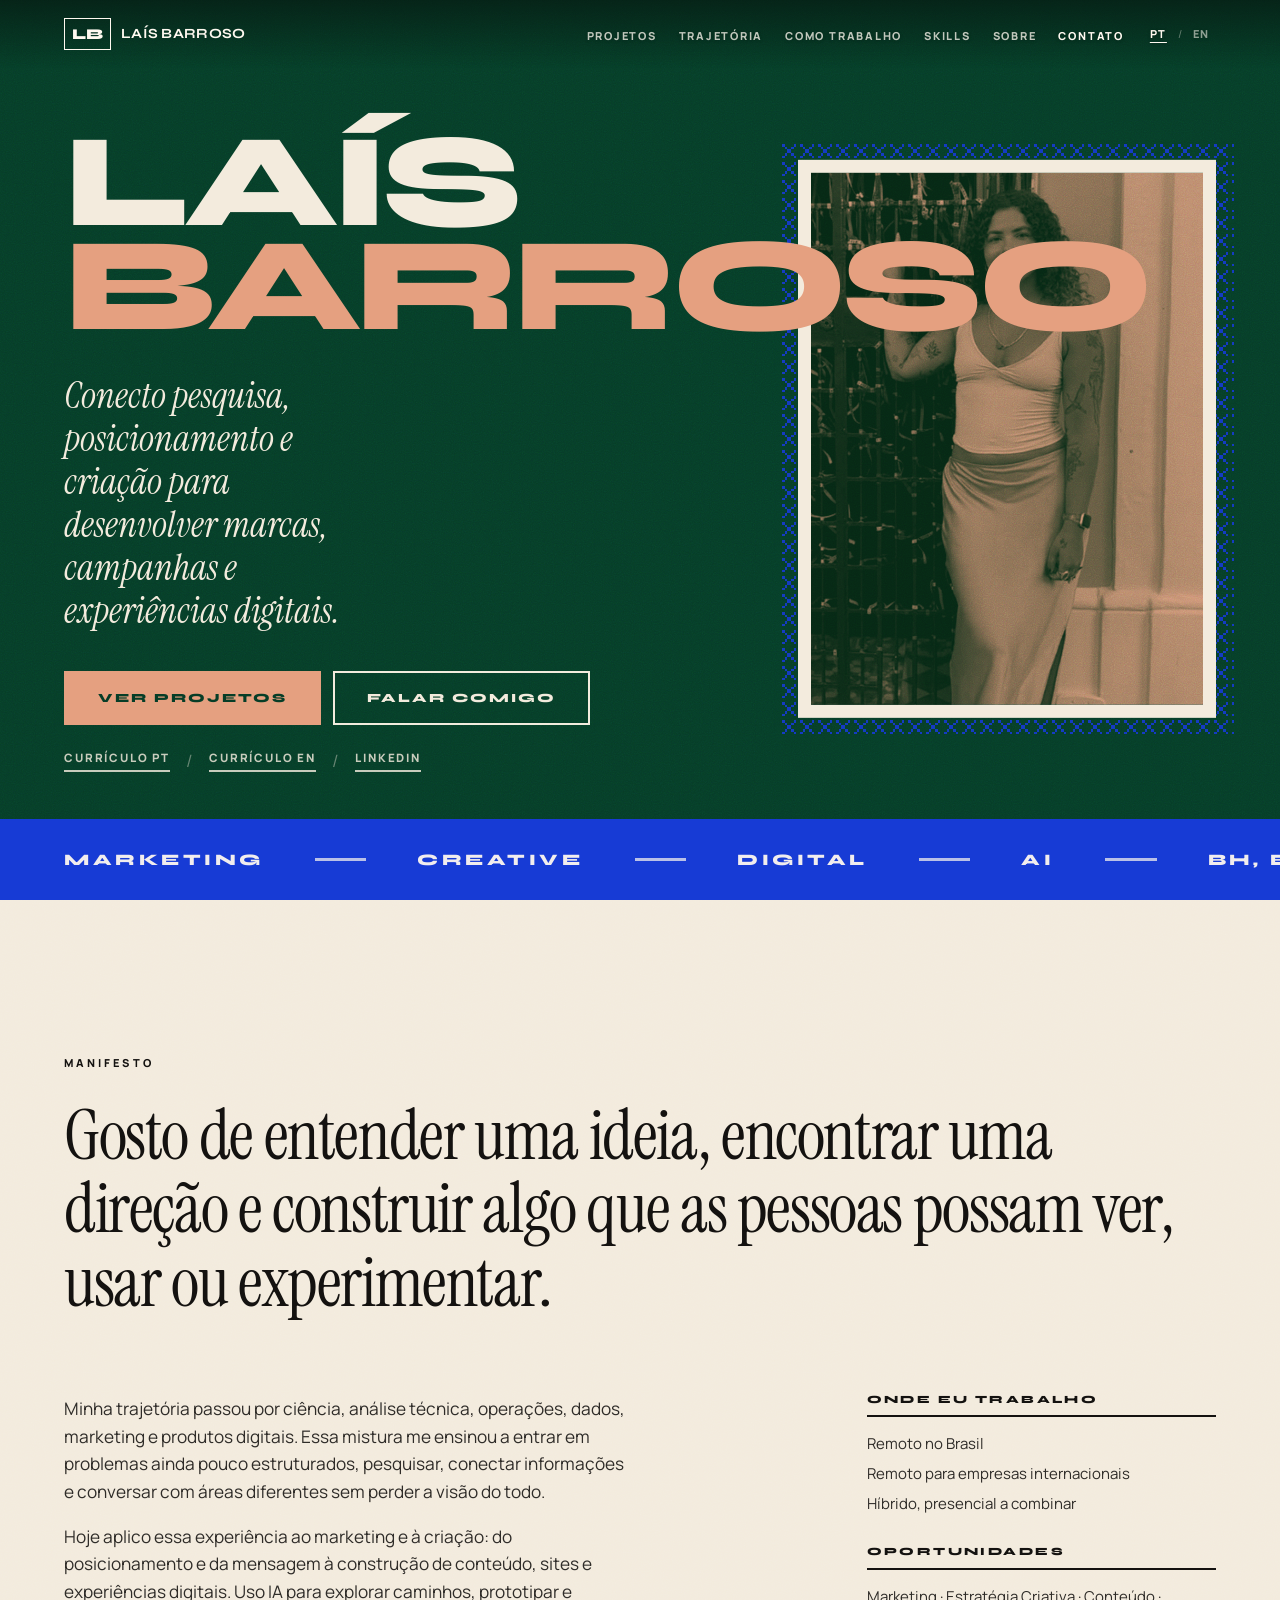
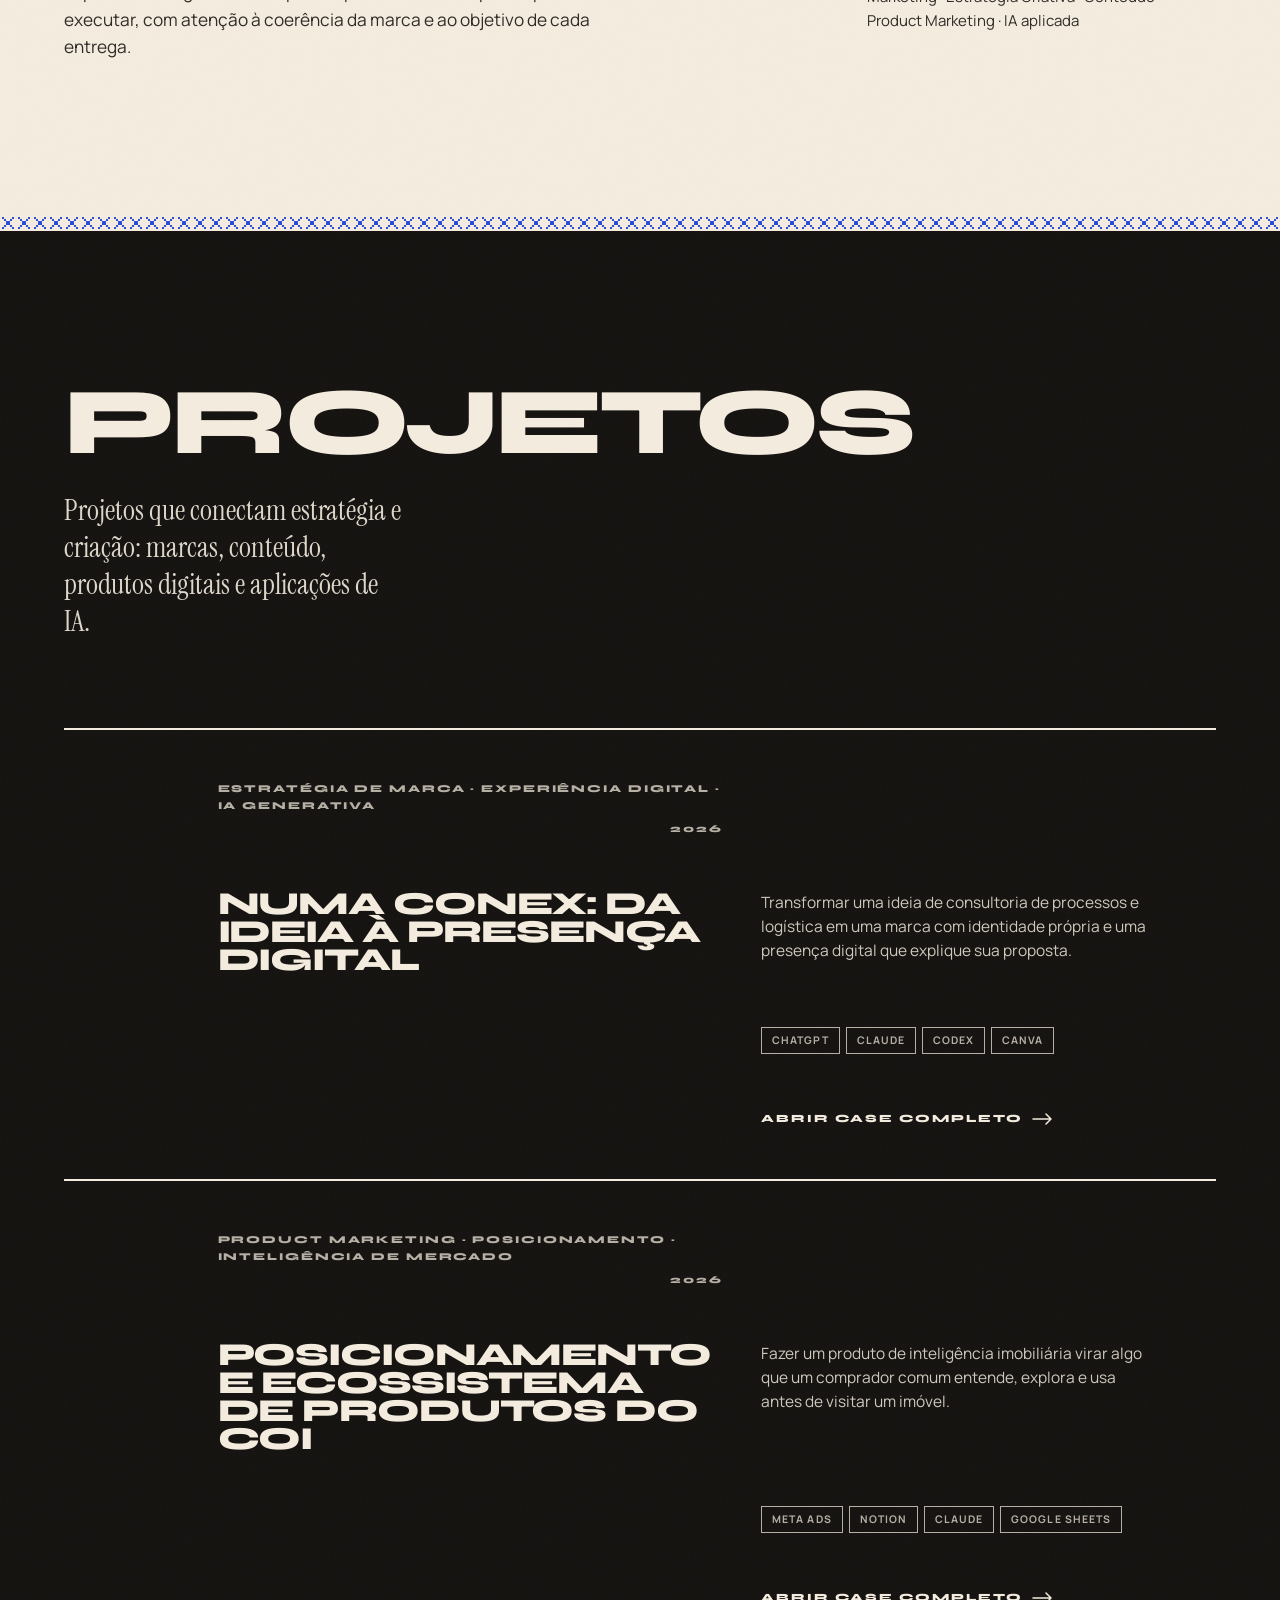
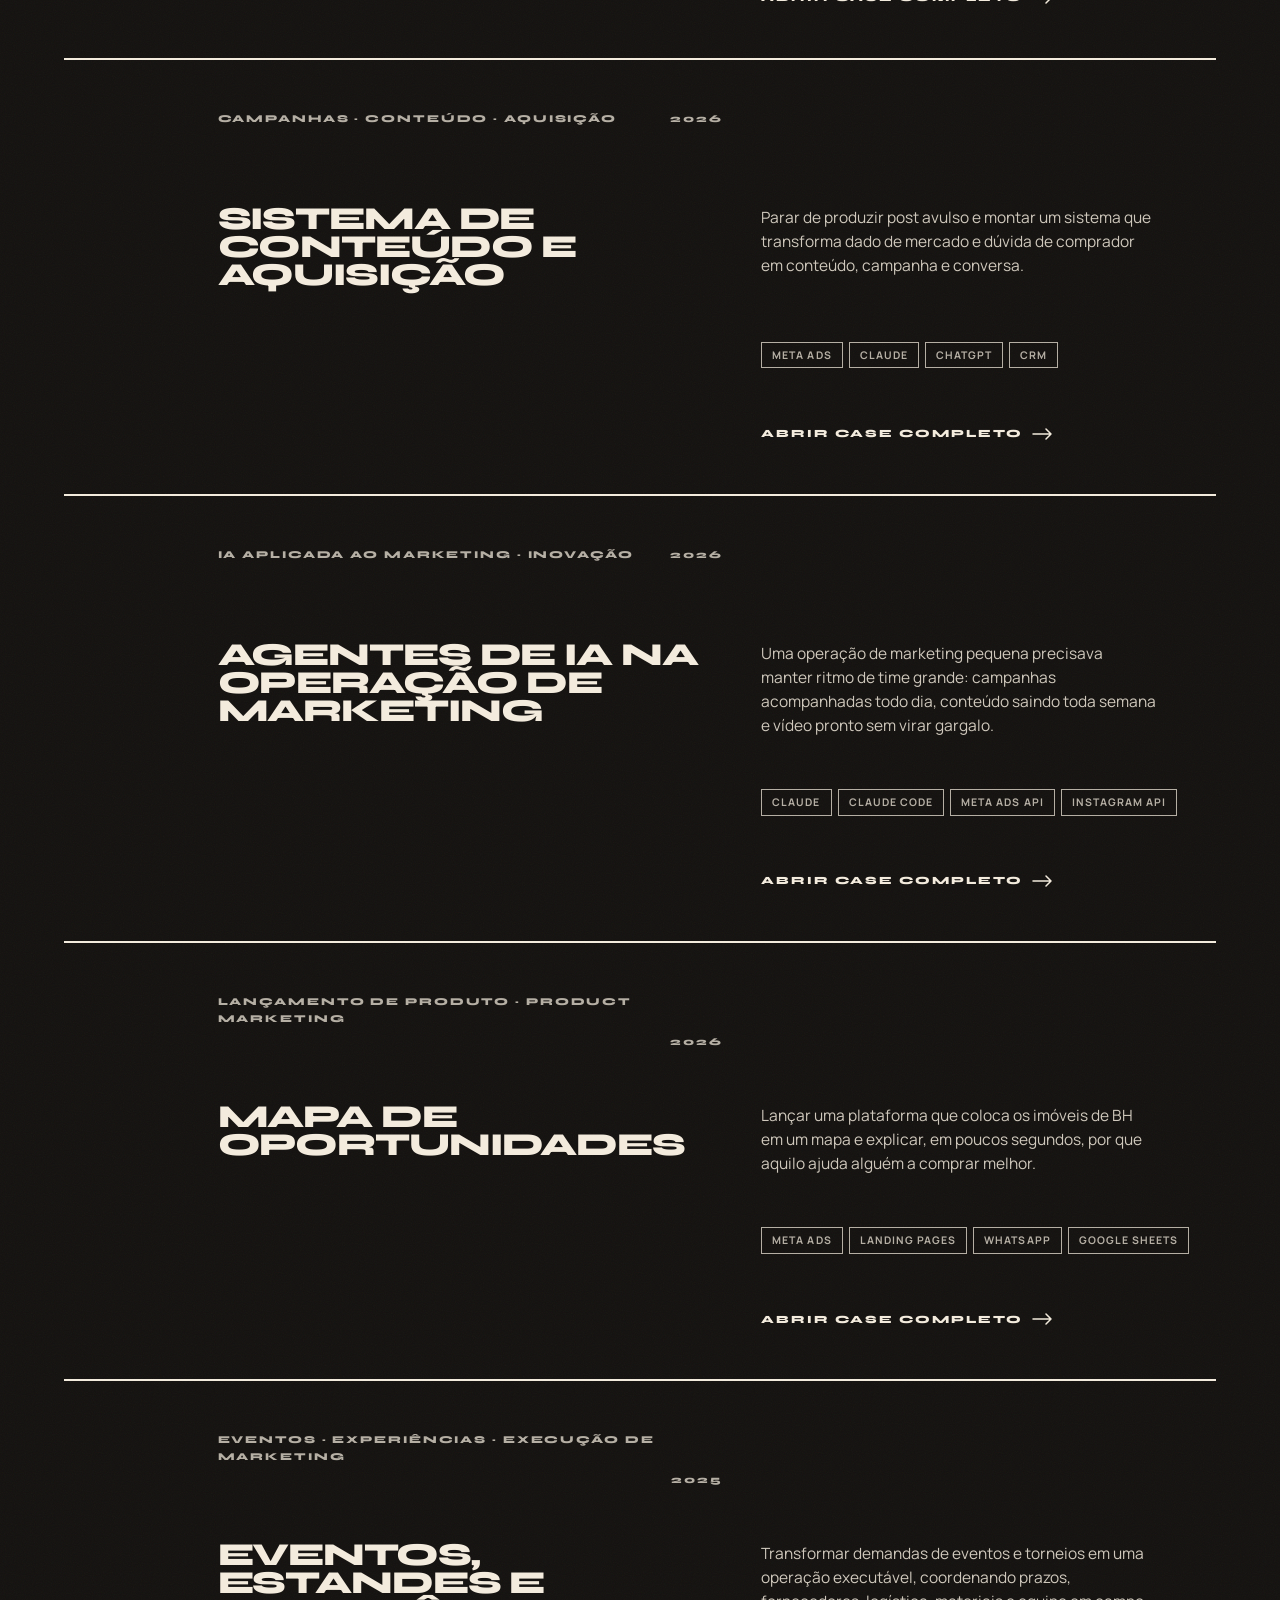
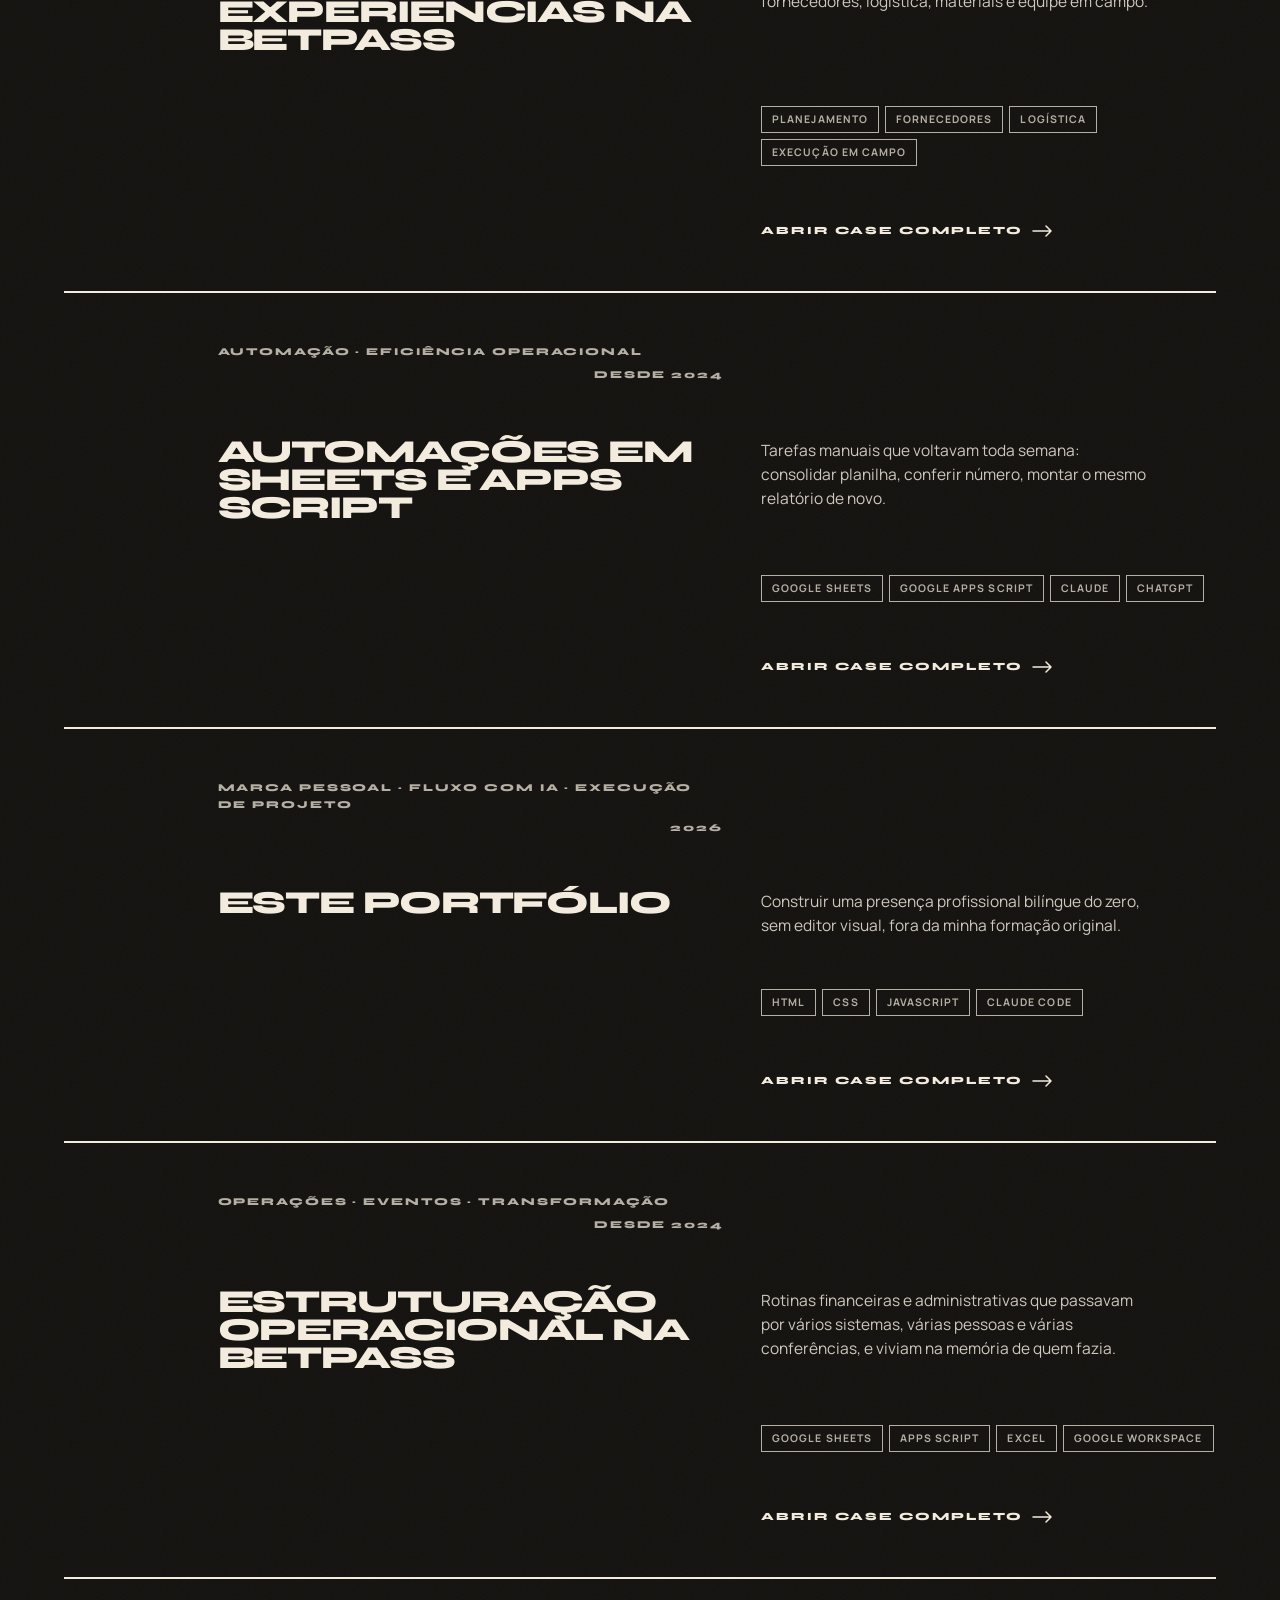
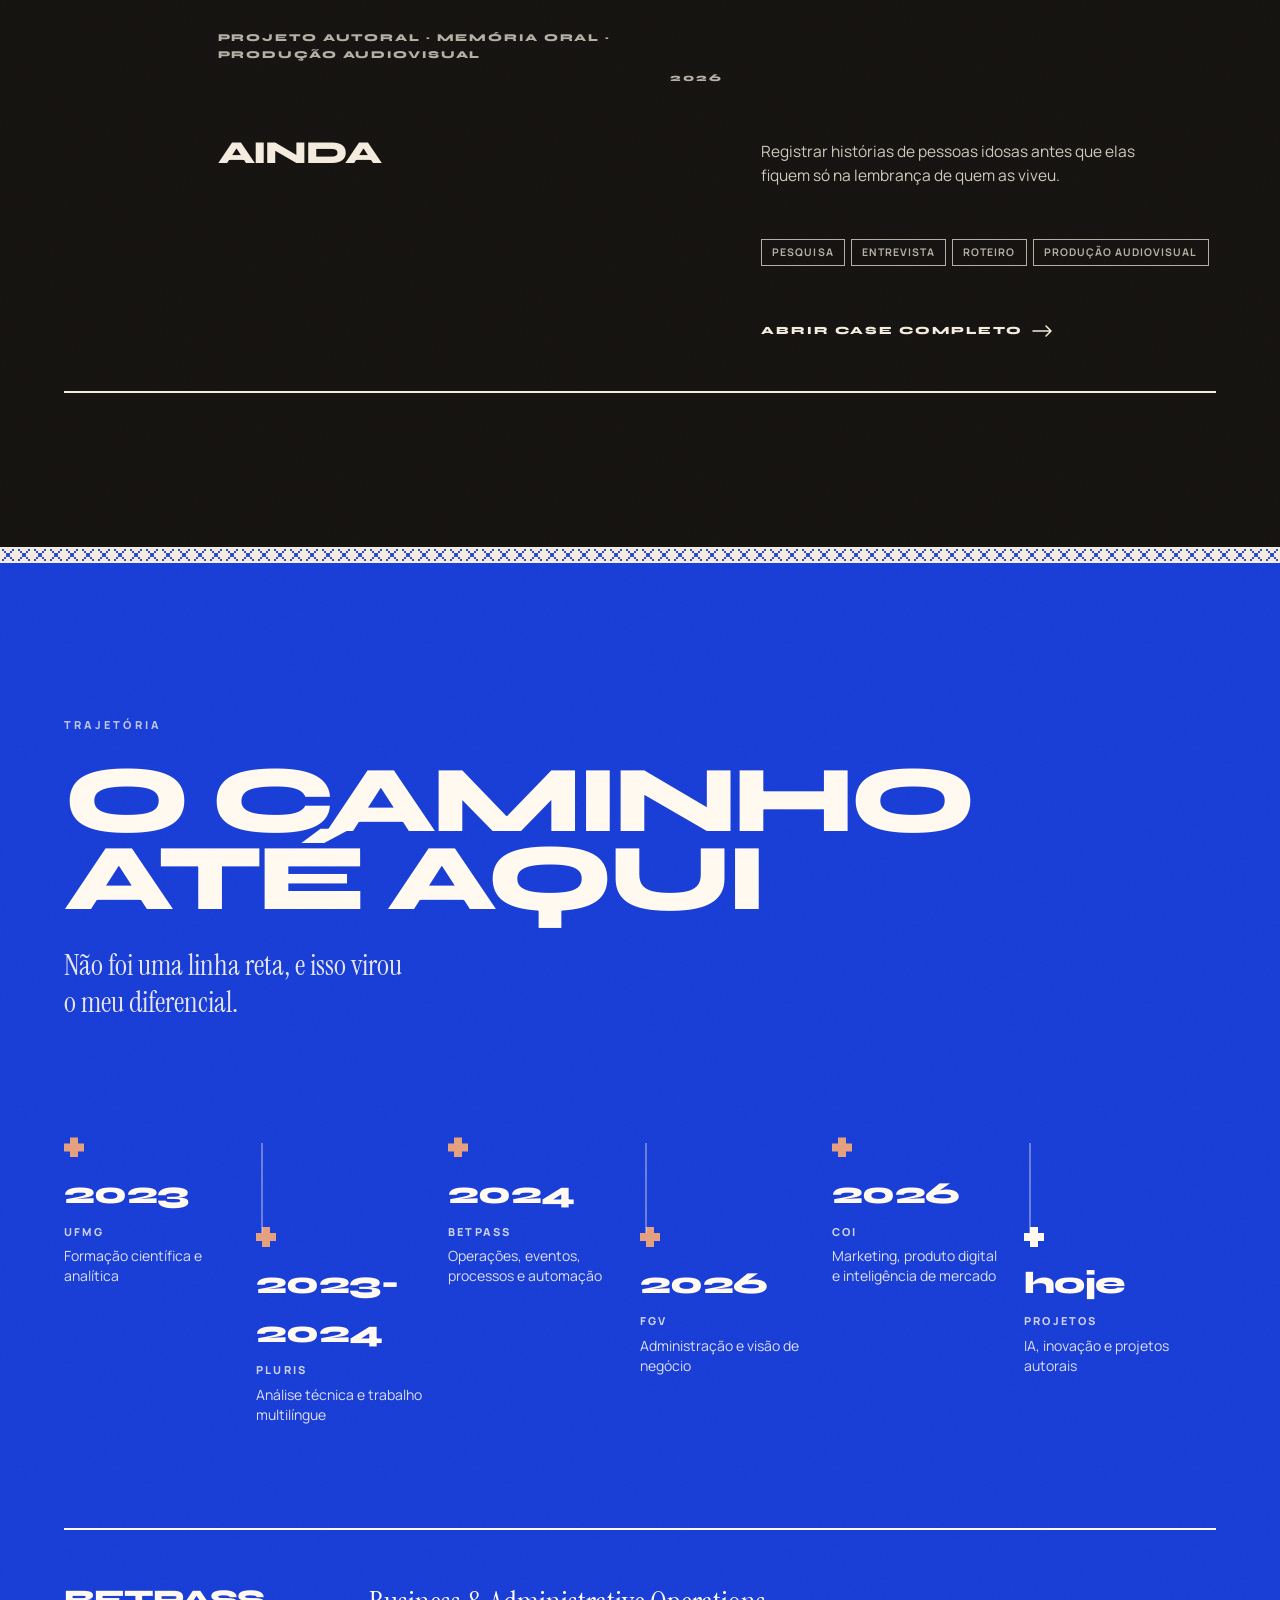
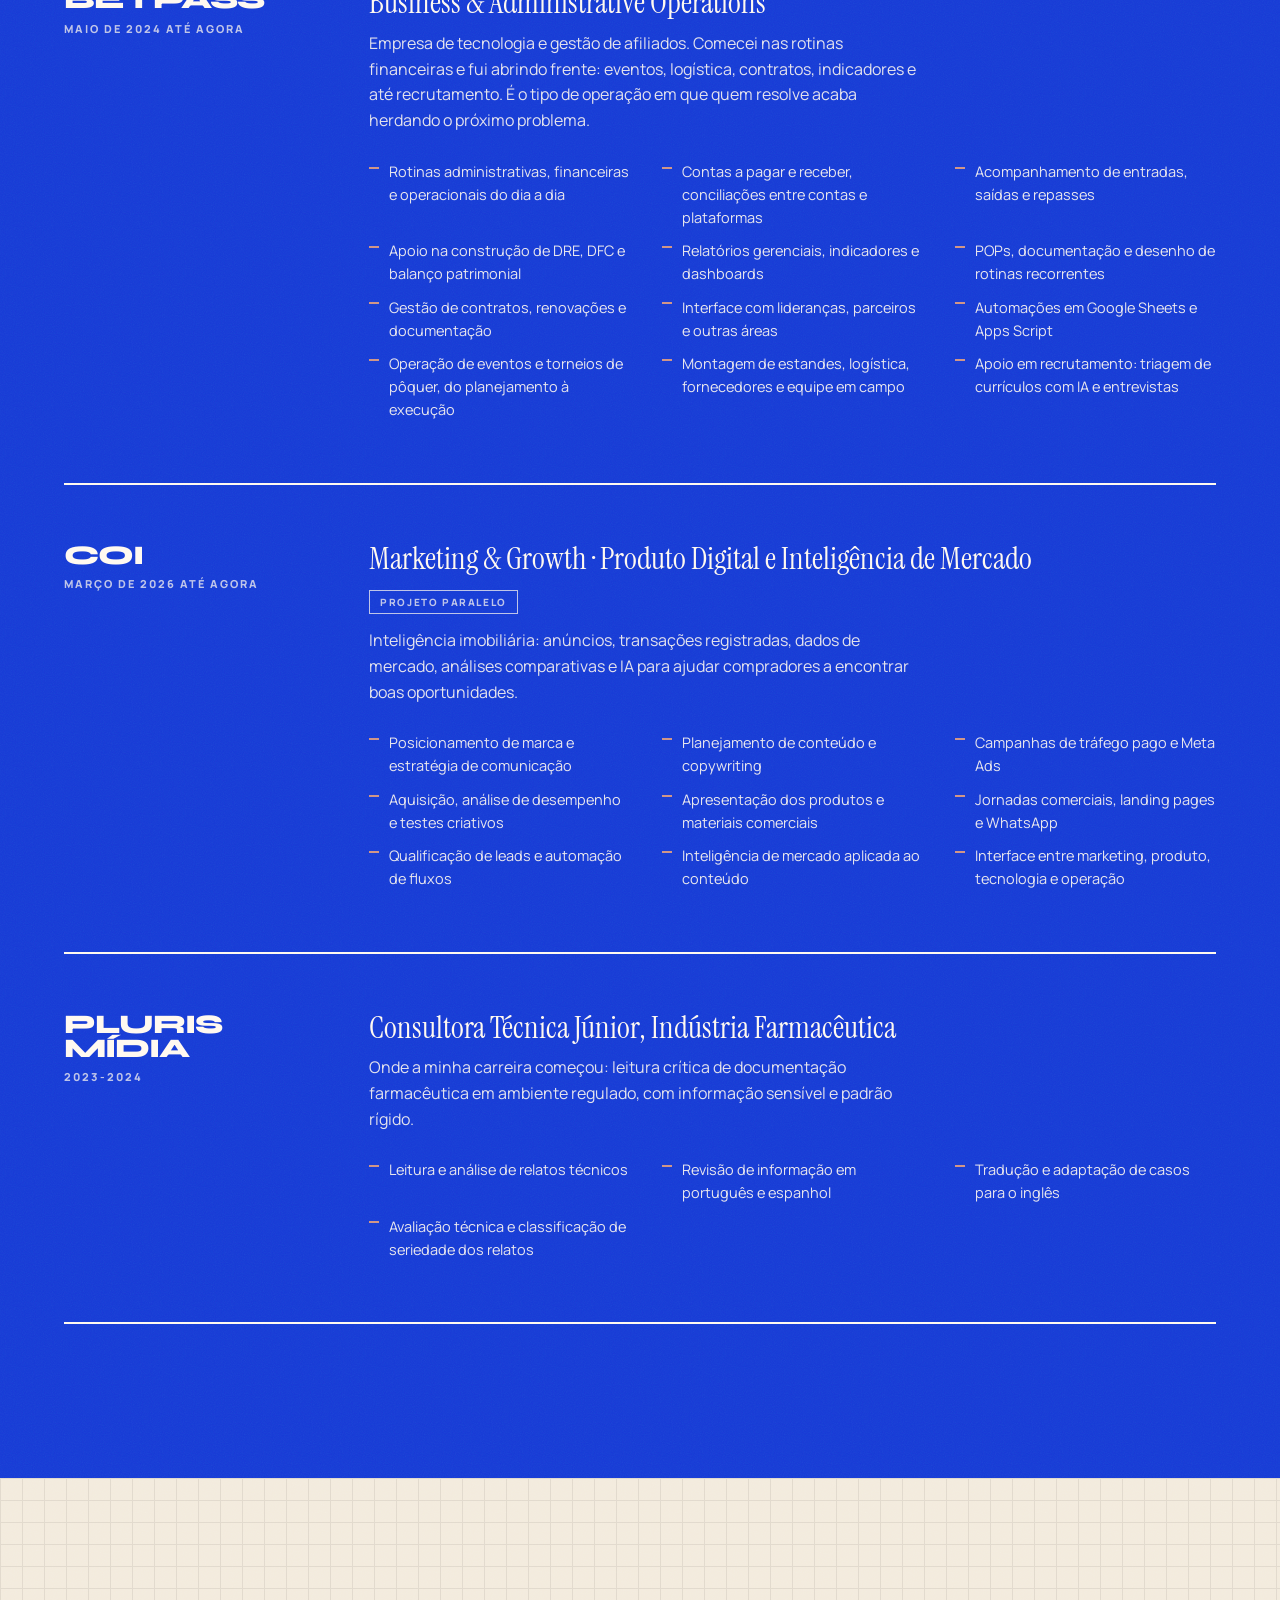
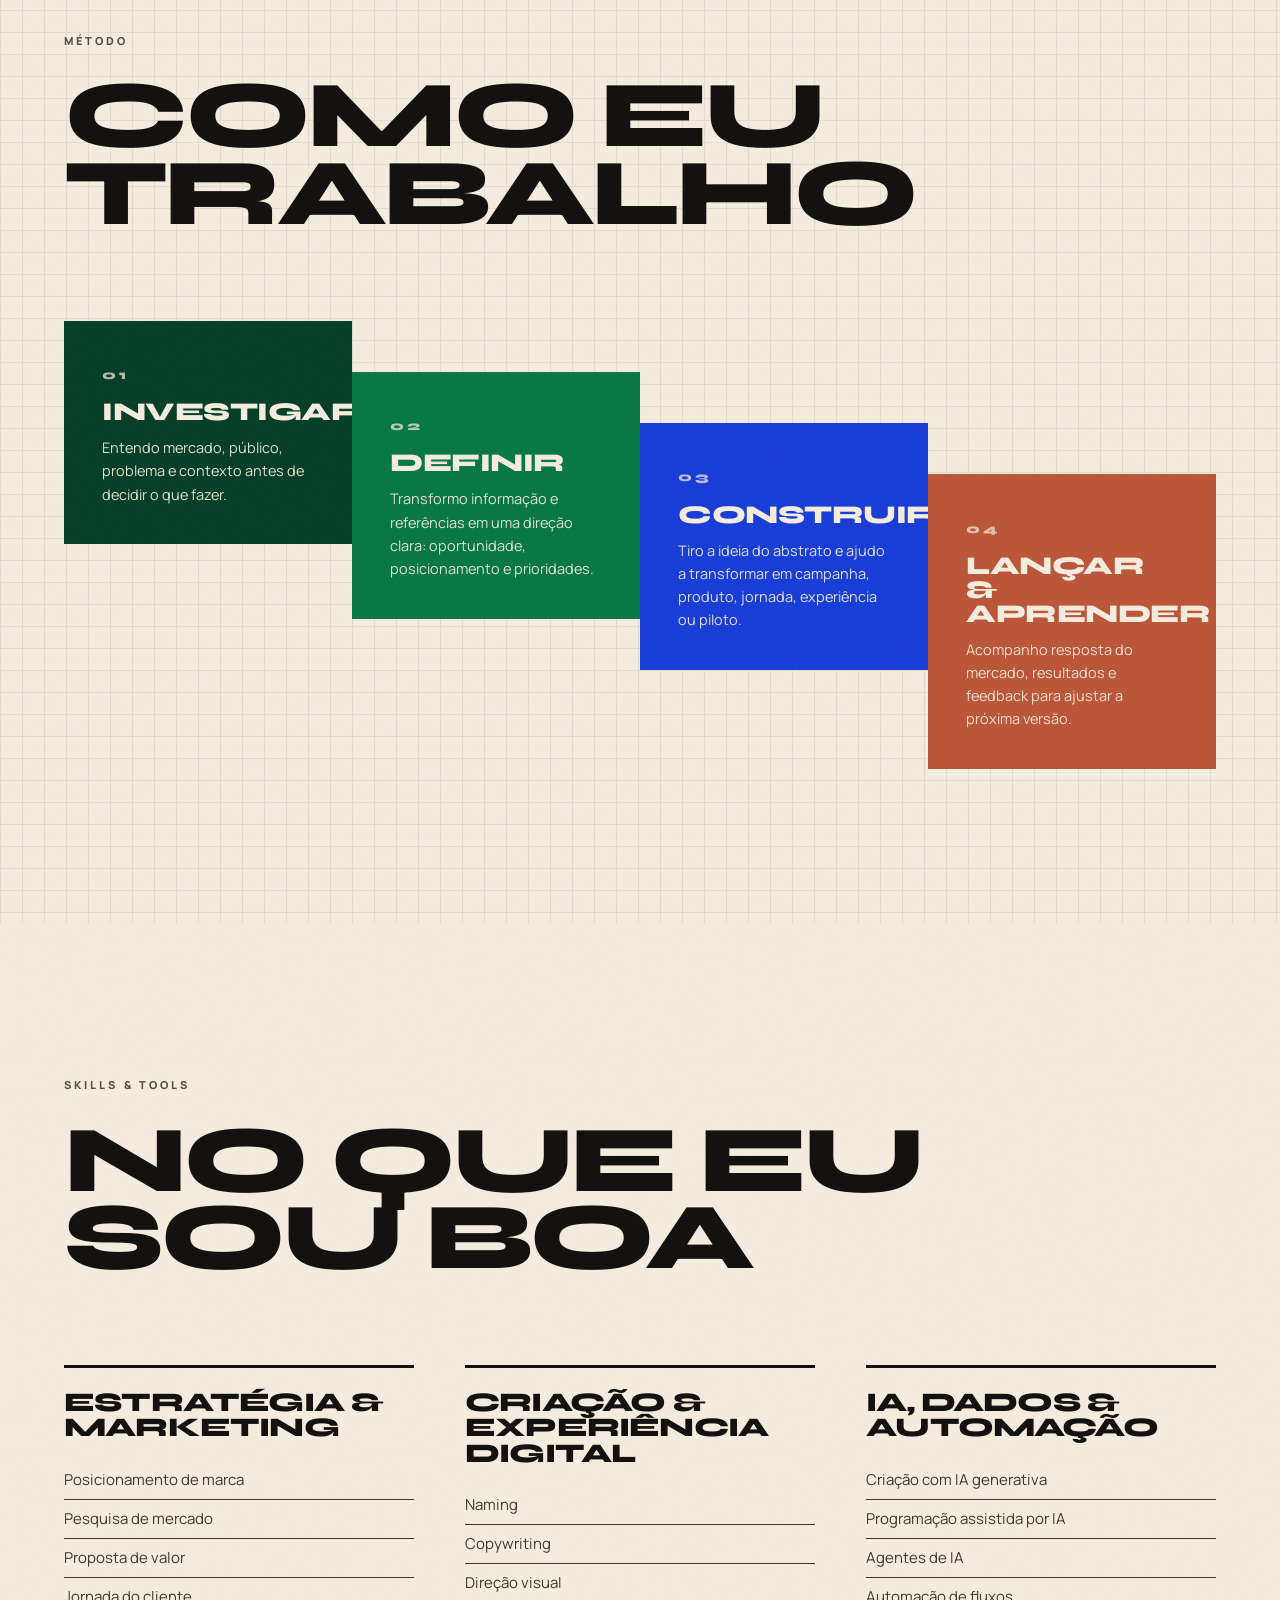
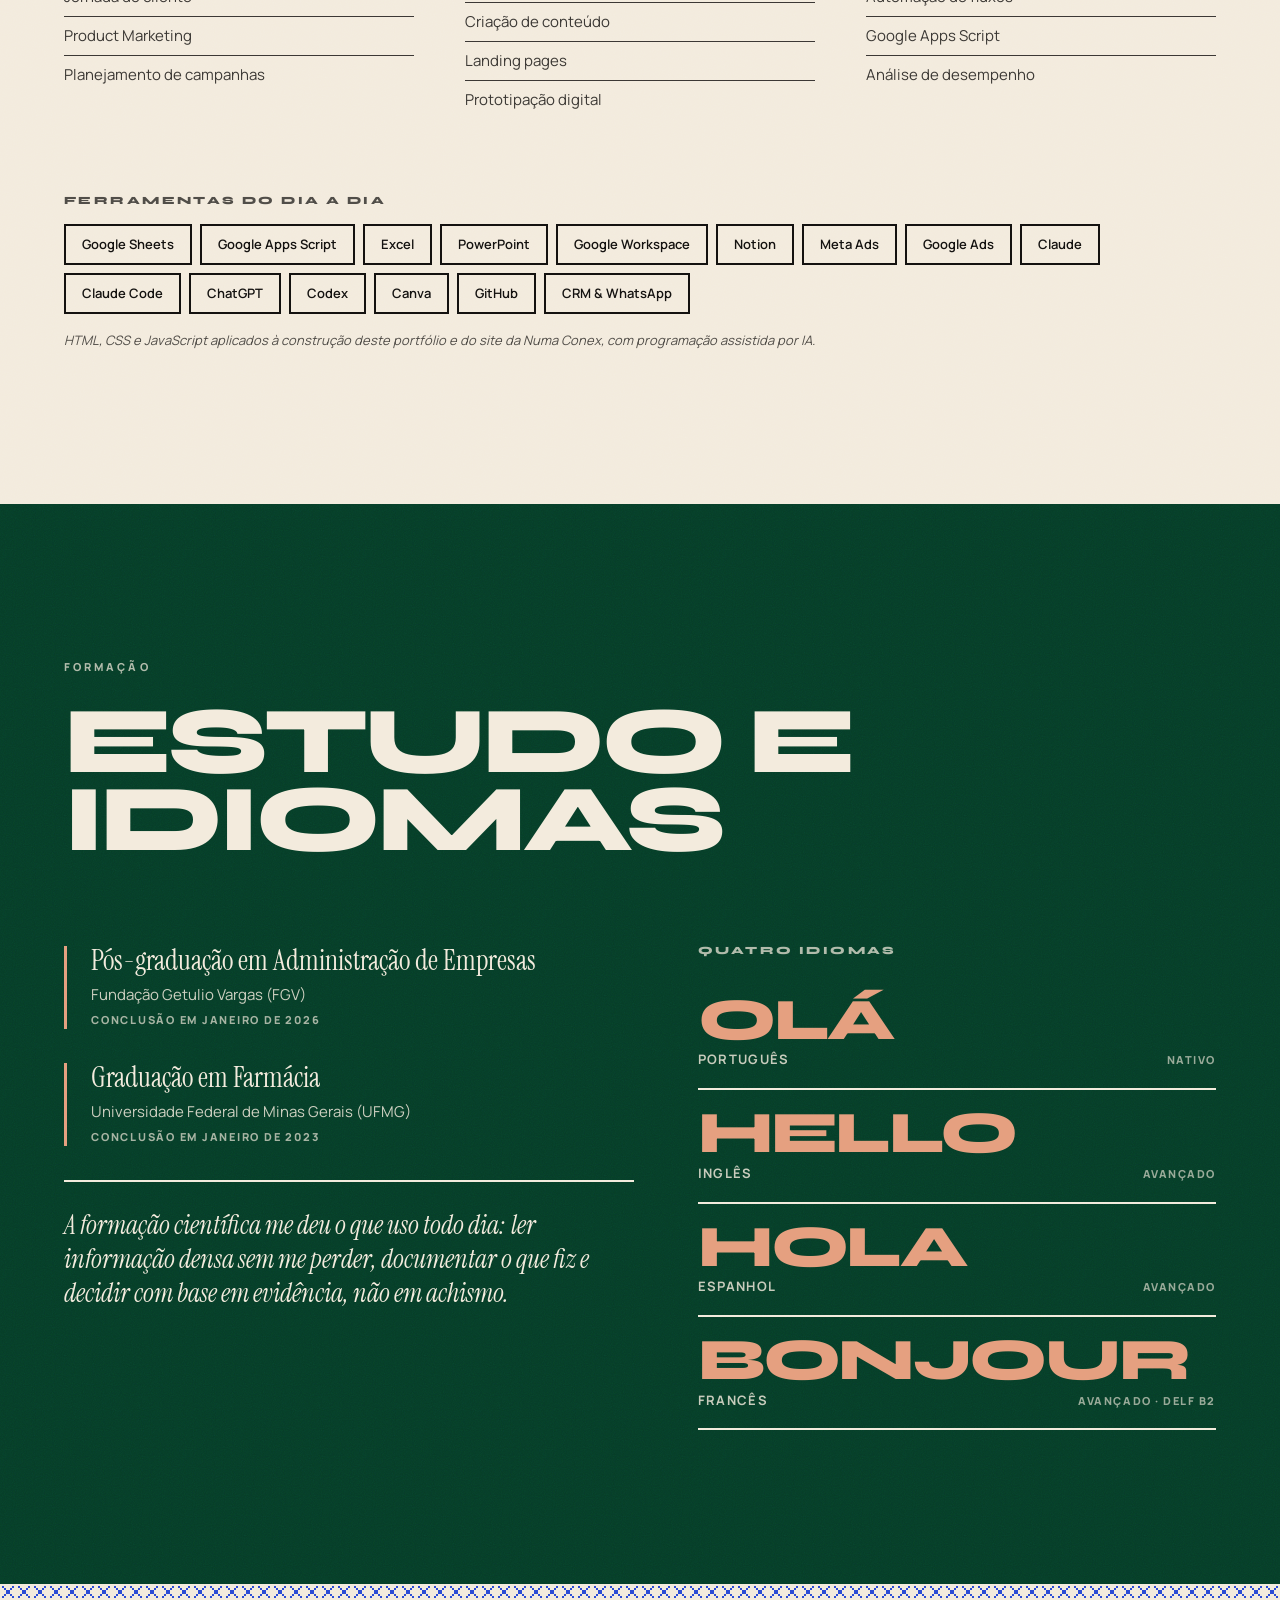
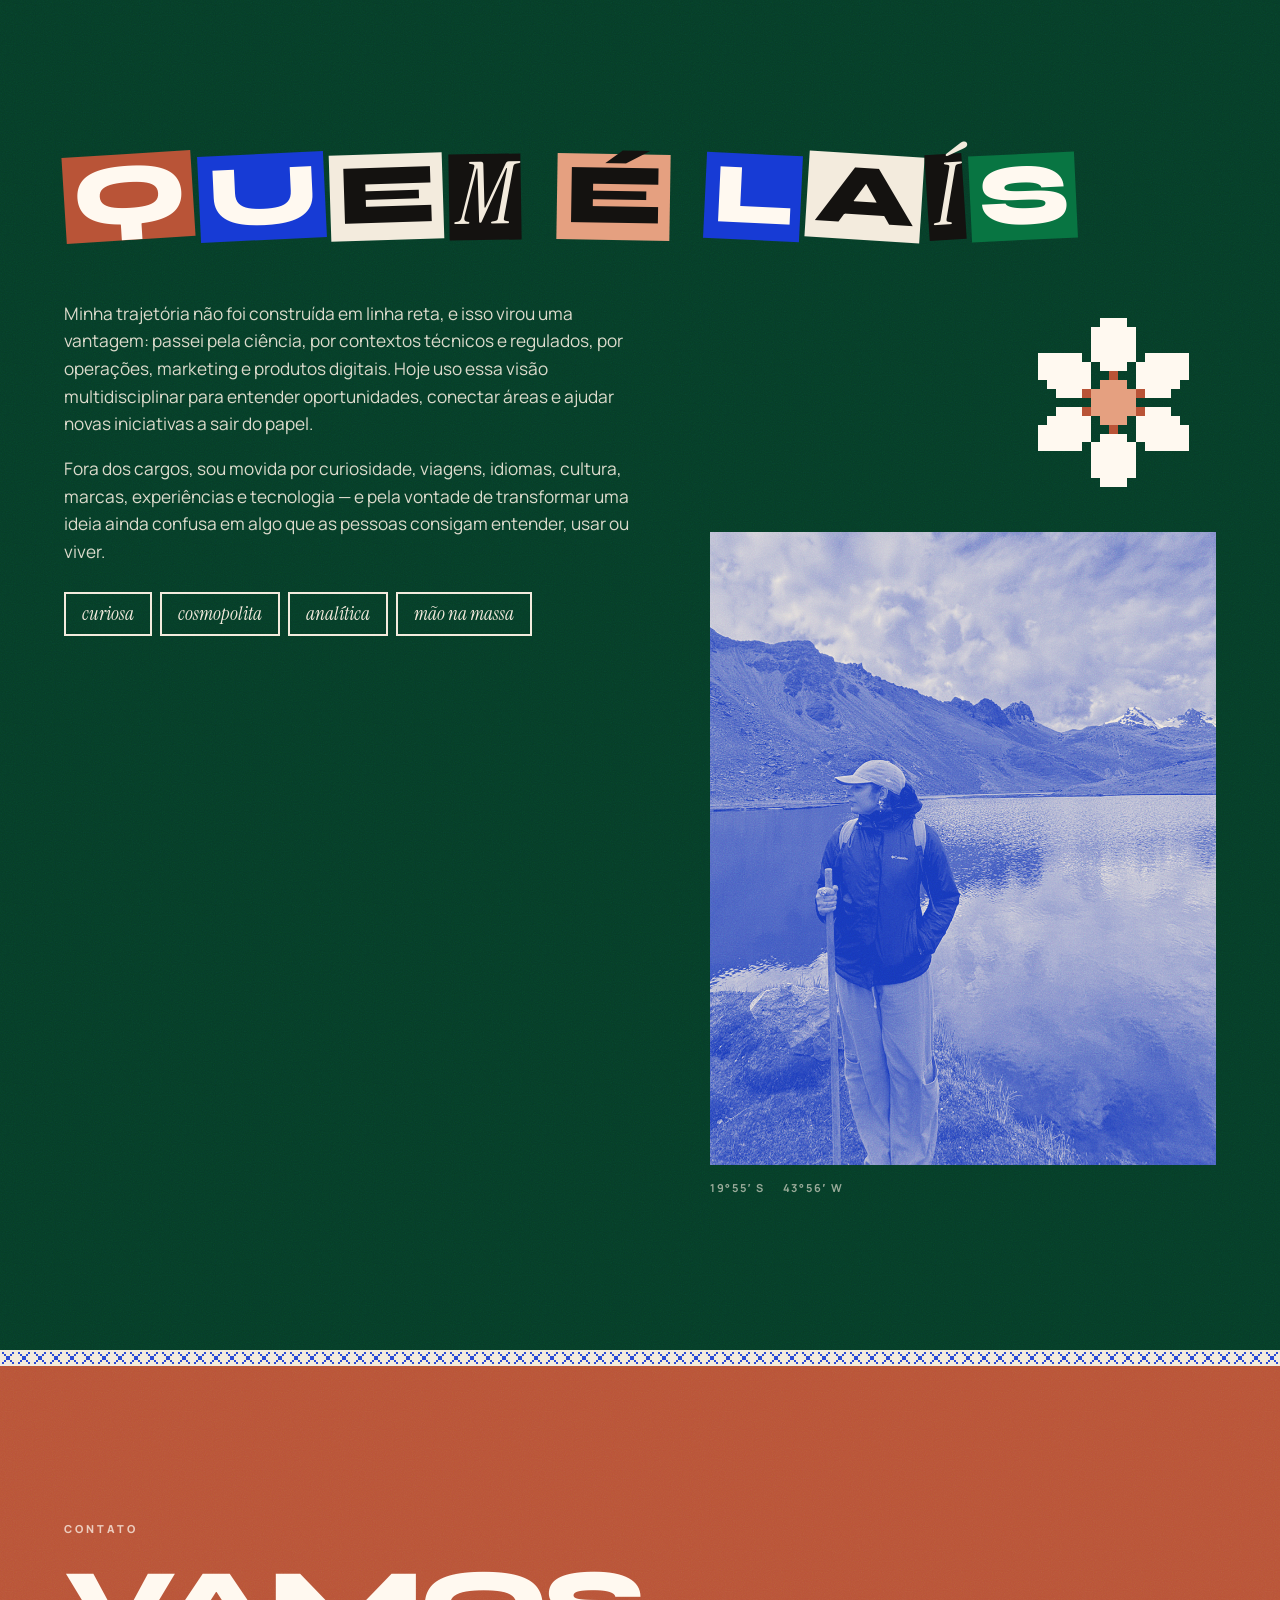
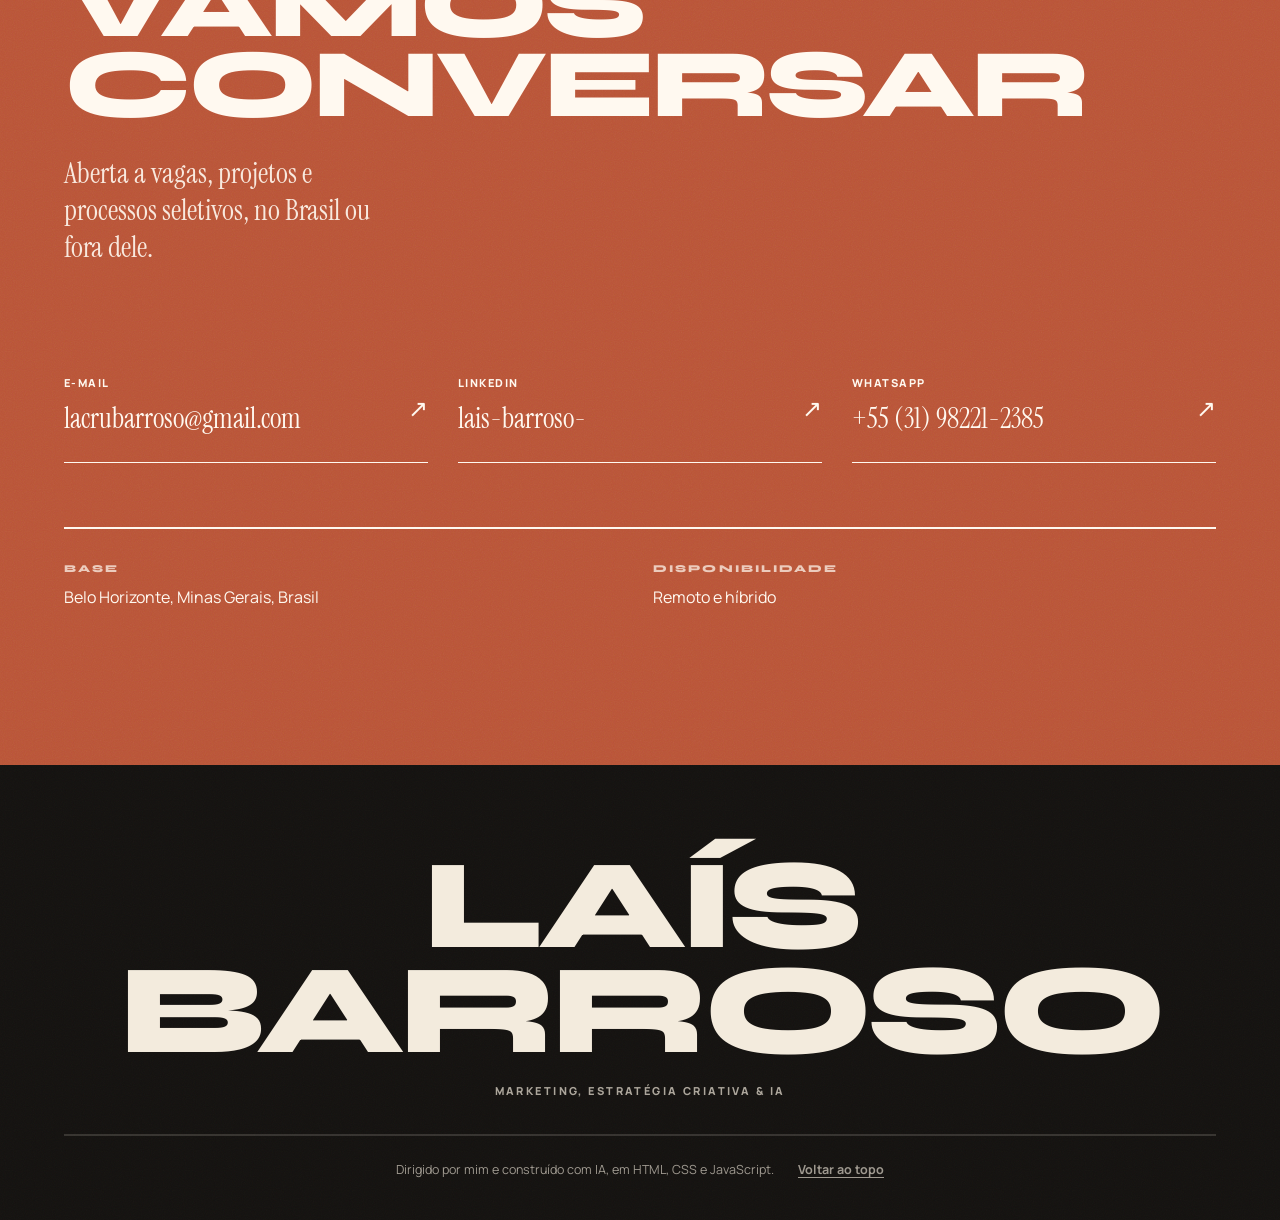
<file: index.html>
<!DOCTYPE html>
<html lang="pt-BR" class="no-js">
<head>
  <meta charset="UTF-8">
  <meta name="viewport" content="width=device-width, initial-scale=1">

  <title>Laís Barroso · Marketing, Estratégia Criativa &amp; IA</title>
  <meta name="description" content="Portfólio de Laís Barroso: estratégia de marketing, posicionamento de marca, conteúdo, experiências digitais e criação com inteligência artificial.">
  <meta name="author" content="Laís Barroso">
  <meta name="robots" content="index, follow">
  <meta name="theme-color" content="#681F36">
  <link rel="canonical" href="https://lais-b.github.io/lais-barroso-portfolio/">

  <!-- Open Graph -->
  <meta property="og:type" content="profile">
  <meta property="og:site_name" content="Laís Barroso">
  <meta property="og:locale" content="pt_BR">
  <meta property="og:locale:alternate" content="en_US">
  <meta property="og:title" content="Laís Barroso · Marketing, Estratégia Criativa &amp; IA">
  <meta property="og:description" content="Conecto pesquisa, posicionamento e criação para desenvolver marcas, campanhas e experiências digitais.">
  <meta property="og:url" content="https://lais-b.github.io/lais-barroso-portfolio/">
  <meta property="og:image" content="https://lais-b.github.io/lais-barroso-portfolio/assets/imagens/og-image.jpg">
  <meta property="og:image:alt" content="Laís Barroso · Marketing, Estratégia Criativa &amp; IA">
  <meta property="profile:first_name" content="Laís">
  <meta property="profile:last_name" content="Barroso">

  <!-- Twitter -->
  <meta name="twitter:card" content="summary_large_image">
  <meta name="twitter:title" content="Laís Barroso · Marketing, Estratégia Criativa &amp; IA">
  <meta name="twitter:description" content="Conecto pesquisa, posicionamento e criação para desenvolver marcas, campanhas e experiências digitais.">
  <meta name="twitter:image" content="https://lais-b.github.io/lais-barroso-portfolio/assets/imagens/og-image.jpg">

  <!-- Favicon. O ?v= muda o endereço quando o desenho muda: sem isso o
       navegador continua mostrando o ícone antigo que ele guardou. -->
  <link rel="icon" type="image/svg+xml" href="assets/favicon/favicon.svg?v=3">
  <link rel="alternate icon" href="assets/favicon/favicon.ico?v=3">
  <link rel="mask-icon" href="assets/favicon/favicon.svg?v=3" color="#681F36">

  <!-- Fontes próprias (nenhuma requisição externa) -->
  <link rel="preload" href="assets/fonts/InstrumentSerif-latin.woff2" as="font" type="font/woff2" crossorigin>
  <link rel="preload" href="assets/fonts/Manrope-var-latin.woff2" as="font" type="font/woff2" crossorigin>

  <!-- O ?v= sobe a cada publicação: sem ele o navegador segura a versão
       antiga por dez minutos e a mudança não aparece. -->
  <link rel="stylesheet" href="styles.css?v=20261019-contact">
</head>

<body>
  <a class="skip-link" href="#conteudo" data-i18n="a11y.skip">Pular para o conteúdo principal</a>

  <!-- ============================================================
       HEADER
       ============================================================ -->
  <header class="hdr" id="topo">
    <a class="hdr-brand" href="#topo" data-i18n-aria-label="a11y.brand" aria-label="Laís Barroso, início">
      <span class="hdr-mark" aria-hidden="true">LB</span>
      <span class="hdr-name">Laís Barroso</span>
    </a>

    <nav class="hdr-nav" id="nav" data-i18n-aria-label="a11y.nav" aria-label="Navegação principal">
      <ul>
        <li><a href="#projetos"   data-i18n="nav.work">Projetos</a></li>
        <li><a href="#trajetoria" data-i18n="nav.path">Trajetória</a></li>
        <li><a href="#metodo"     data-i18n="nav.how">Como trabalho</a></li>
        <li><a href="#skills"     data-i18n="nav.skills">Skills</a></li>
        <li><a href="#sobre"      data-i18n="nav.about">Sobre</a></li>
        <li><a href="#contato"    data-i18n="nav.contact">Contato</a></li>
      </ul>
    </nav>

    <div class="hdr-actions">
      <div class="lang" role="group" data-i18n-aria-label="a11y.langGroup" aria-label="Selecionar idioma">
        <button type="button" class="lang-b is-on" data-lang="pt" aria-pressed="true">PT</button>
        <span class="lang-sep" aria-hidden="true">/</span>
        <button type="button" class="lang-b" data-lang="en" aria-pressed="false">EN</button>
      </div>
      <button type="button" class="burger" id="burger" aria-expanded="false" aria-controls="nav"
              data-i18n-aria-label="a11y.menuOpen" aria-label="Abrir menu">
        <span aria-hidden="true"></span><span aria-hidden="true"></span>
      </button>
    </div>
  </header>

  <main id="conteudo">

    <!-- ============================================================
         1. HERO — COLAGEM
         ============================================================ -->
    <section class="hero" aria-labelledby="hero-h1">
      <!-- retrato em duotone, sangrando pela direita -->
      <div class="hero-photo" aria-hidden="true">
        <div class="duo duo-forest"><img src="assets/imagens/lais-hero.jpg" alt=""></div>
      </div>

      <div class="hero-inner">
        <div class="hero-text">
          <h1 class="hero-name" id="hero-h1">
            <span class="hero-n1 an" data-an="2" data-i18n="hero.first">Laís</span>
            <span class="hero-n2 an" data-an="3" data-i18n="hero.last">Barroso</span>
          </h1>

          <p class="hero-role an" data-an="4" data-i18n="hero.headline">Marketing Operations, Growth &amp; Business Operations</p>

          <p class="hero-tag an" data-an="5" data-i18n="hero.tagline">Conecto pesquisa, posicionamento e criação para desenvolver marcas, campanhas e experiências digitais.</p>

          <div class="hero-cta an" data-an="6">
            <a class="btn btn-fill" href="#projetos" data-i18n="btn.work">Ver projetos</a>
            <a class="btn btn-line" href="#contato" data-i18n="btn.contact">Falar comigo</a>
          </div>

          <div class="hero-files an" data-an="7" id="hero-files"></div>
        </div>

      </div>

      <!-- faixa: as disciplinas em marcha -->
      <div class="hero-band" aria-hidden="true">
        <span data-i18n="hero.stamp1">marketing</span><i></i>
        <span data-i18n="hero.stamp2">operations</span><i></i>
        <span data-i18n="hero.stamp3">data</span><i></i>
        <span data-i18n="hero.stamp4">AI</span><i></i>
        <span data-i18n="hero.locationTag">BH, Brazil</span>
      </div>
    </section>

    <!-- ============================================================
         2. MANIFESTO
         ============================================================ -->
    <section class="sec s-cream manifesto" aria-labelledby="man-h">
      <p class="eyebrow rv" data-i18n="manifesto.eyebrow">Manifesto</p>
      <h2 class="man-lead rv" id="man-h" data-i18n="manifesto.lead">Trabalho no meio do caminho entre marketing, operações, dados e tecnologia, que costuma ser exatamente onde os projetos emperram.</h2>
      <div class="man-body">
        <div class="man-col rv">
          <p data-i18n="manifesto.p1">Comecei na ciência, passei por análise técnica em ambiente regulado, fui para rotinas administrativas e financeiras e cheguei em marketing, aquisição e produtos digitais.</p>
          <p data-i18n="manifesto.p2">Gosto de pegar um projeto que ainda está solto e deixá-lo em pé.</p>
        </div>
        <aside class="man-side rv">
          <div class="man-block">
            <h3 data-i18n="manifesto.availTitle">Onde eu trabalho</h3>
            <ul>
              <li data-i18n="manifesto.avail1">Remoto no Brasil</li>
              <li data-i18n="manifesto.avail2">Remoto para empresas internacionais</li>
              <li data-i18n="manifesto.avail3">Híbrido, presencial a combinar</li>
            </ul>
          </div>
          <div class="man-block">
            <h3 data-i18n="manifesto.levelTitle">Oportunidades</h3>
            <p data-i18n="manifesto.level">Marketing Operations, Growth, CRM e Business Operations</p>
          </div>
        </aside>
      </div>
    </section>

    <!-- ============================================================
         3. SELECTED WORK
         ============================================================ -->
    <div class="stitch-band" aria-hidden="true"></div>
    <section class="sec s-ink work" id="projetos" aria-labelledby="work-h">
      <div class="work-head">
        <div class="sec-head rv">
          <p class="scrawl" aria-hidden="true"><span data-i18n="work.eyebrow">selected work</span></p>
          <h2 class="sec-title" id="work-h" data-i18n="work.title">Projetos</h2>
          <p class="sec-lead" data-i18n="work.lead">Um recorte do que construí em growth, operações, dados e automação.</p>
        </div>

        <div class="work-stk rv" aria-hidden="true">
          <!-- pasta "ongoing projects" -->
          <div class="stk folder">
            <span class="fld-tab" data-i18n="stk.ongoing">ongoing projects</span>
            <span class="fld-body"><i></i><i></i><i></i></span>
          </div>
          <!-- funil desenhado à mão -->
          <div class="stk funnel">
            <svg viewBox="0 0 92 76" fill="none">
              <path d="M6 8h80M14 26h64M26 44h40M36 62h20" stroke="currentColor" stroke-width="2.4" stroke-linecap="round"/>
              <path d="M6 8L36 68M86 8L56 68" stroke="currentColor" stroke-width="1.6" stroke-linecap="round" opacity=".55"/>
            </svg>
            <span data-i18n="stk.funnel">funil</span>
          </div>
        </div>
      </div>
      <div class="work-grid" id="work-grid"></div>
    </section>

    <!-- ============================================================
         4. TRAJETÓRIA
         ============================================================ -->
    <div class="stitch-band" aria-hidden="true"></div>
    <section class="sec s-ultra path" id="trajetoria" aria-labelledby="path-h">
      <div class="sec-head rv">
        <p class="eyebrow" data-i18n="path.eyebrow">Trajetória</p>
        <h2 class="sec-title" id="path-h" data-i18n="path.title">O caminho até aqui</h2>
        <p class="sec-lead" data-i18n="path.lead">Não foi uma linha reta, e isso virou o meu diferencial.</p>
      </div>

      <ol class="tl rv" id="timeline" data-i18n-aria-label="a11y.timeline" aria-label="Linha do tempo profissional"></ol>

      <div class="xp" id="xp-list"></div>
    </section>

    <!-- ============================================================
         5. COMO EU TRABALHO
         ============================================================ -->
    <section class="sec s-cream stitch-grid how" id="metodo" aria-labelledby="how-h">
      <div class="sec-head rv">
        <p class="eyebrow" data-i18n="how.eyebrow">Método</p>
        <h2 class="sec-title" id="how-h" data-i18n="how.title">Como eu trabalho</h2>
      </div>

      <!-- bloquinho de checklist -->
      <div class="stk pad rv" aria-hidden="true">
        <span class="pad-rings"><i></i><i></i><i></i><i></i></span>
        <b data-i18n="stk.checkTitle">to do</b>
        <ul>
          <li><svg viewBox="0 0 16 12" fill="none"><path d="M1 6l4.5 4.5L15 1.5" stroke="currentColor" stroke-width="2.2" stroke-linecap="round" stroke-linejoin="round"/></svg><span data-i18n="stk.check1">mapear o fluxo real</span></li>
          <li><svg viewBox="0 0 16 12" fill="none"><path d="M1 6l4.5 4.5L15 1.5" stroke="currentColor" stroke-width="2.2" stroke-linecap="round" stroke-linejoin="round"/></svg><span data-i18n="stk.check2">escrever o processo</span></li>
          <li><svg viewBox="0 0 16 12" fill="none"><path d="M1 6l4.5 4.5L15 1.5" stroke="currentColor" stroke-width="2.2" stroke-linecap="round" stroke-linejoin="round"/></svg><span data-i18n="stk.check3">automatizar o resto</span></li>
        </ul>
      </div>
      <ol class="how-grid">
        <li class="how-step rv"><span class="how-n" aria-hidden="true">01</span>
          <h3 data-i18n="how.1.title">Entender</h3>
          <p data-i18n="how.1.text">Investigo o contexto, o objetivo e o fluxo real antes de propor qualquer coisa.</p></li>
        <li class="how-step rv"><span class="how-n" aria-hidden="true">02</span>
          <h3 data-i18n="how.2.title">Organizar</h3>
          <p data-i18n="how.2.text">Transformo informação espalhada em prioridades, responsáveis, documentos e etapas claras.</p></li>
        <li class="how-step rv"><span class="how-n" aria-hidden="true">03</span>
          <h3 data-i18n="how.3.title">Construir</h3>
          <p data-i18n="how.3.text">Crio as campanhas, jornadas, relatórios e automações que sustentam o dia a dia.</p></li>
        <li class="how-step rv"><span class="how-n" aria-hidden="true">04</span>
          <h3 data-i18n="how.4.title">Ajustar</h3>
          <p data-i18n="how.4.text">Acompanho sinais, resultados e feedback para corrigir a rota sem drama.</p></li>
      </ol>
    </section>

    <!-- ============================================================
         6. SKILLS & TOOLS
         ============================================================ -->
    <section class="sec s-cream skills" id="skills" aria-labelledby="skills-h">
      <div class="sec-head rv">
        <p class="eyebrow" data-i18n="skills.eyebrow">Skills &amp; tools</p>
        <h2 class="sec-title" id="skills-h" data-i18n="skills.title">No que eu sou boa</h2>
      </div>
      <div class="pillars" id="pillars"></div>
      <div class="tools-row">
        <div class="tools rv">
          <h3 data-i18n="skills.toolsTitle">Ferramentas do dia a dia</h3>
          <ul id="tools-list"></ul>
          <p class="tools-note" data-i18n="skills.toolsNote">HTML, CSS e JavaScript aparecem aqui apenas no contexto deste portfólio.</p>
        </div>

        <div class="tools-stk rv" aria-hidden="true">
          <!-- mini planilha -->
          <div class="stk sheet">
            <span class="sh-head"><i></i><i></i><i></i></span>
            <span class="sh-grid"><i></i><i></i><i></i><i></i><i></i><i></i><i></i><i></i><i></i><i></i><i></i><i></i></span>
            <em data-i18n="stk.sheet">planilha</em>
          </div>
          <!-- janelinha de dashboard -->
          <div class="stk dash">
            <span class="dw-bar"><i></i><i></i><i></i></span>
            <span class="dw-plot"><i style="height:34%"></i><i style="height:62%"></i><i style="height:46%"></i><i style="height:82%"></i><i style="height:56%"></i></span>
            <em data-i18n="stk.dash">dashboard</em>
          </div>
        </div>
      </div>
    </section>

    <!-- ============================================================
         7. FORMAÇÃO E IDIOMAS
         ============================================================ -->
    <section class="sec s-forest edu" aria-labelledby="edu-h">
      <div class="sec-head rv">
        <p class="eyebrow" data-i18n="edu.eyebrow">Formação</p>
        <h2 class="sec-title" id="edu-h" data-i18n="edu.title">Estudo e idiomas</h2>
      </div>

      <div class="edu-grid">
        <div class="edu-col rv">
          <article class="edu-item">
            <h3 data-i18n="edu.fgv.degree">Pós-graduação em Administração de Empresas</h3>
            <p class="edu-school" data-i18n="edu.fgv.school">Fundação Getulio Vargas (FGV)</p>
            <p class="edu-when" data-i18n="edu.fgv.period">Conclusão em janeiro de 2026</p>
          </article>
          <article class="edu-item">
            <h3 data-i18n="edu.ufmg.degree">Graduação em Farmácia</h3>
            <p class="edu-school" data-i18n="edu.ufmg.school">Universidade Federal de Minas Gerais (UFMG)</p>
            <p class="edu-when" data-i18n="edu.ufmg.period">Conclusão em janeiro de 2023</p>
          </article>
          <p class="edu-note" data-i18n="edu.scienceNote">A formação científica me deu o que uso todo dia.</p>
        </div>

        <div class="langs rv">
          <!-- carimbo de passaporte -->
          <div class="stk passport" aria-hidden="true">
            <span class="pp-ring">
              <b data-i18n="stk.langs">PT · EN · ES · FR</b>
              <i data-i18n="stk.passport">quatro idiomas</i>
            </span>
          </div>
          <h3 class="langs-t" data-i18n="edu.langTitle">Quatro idiomas</h3>
          <ul>
            <li><span class="lg-word" lang="pt">Olá</span><span class="lg-name" data-i18n="edu.lang1.name">Português</span><span class="lg-lv" data-i18n="edu.lang1.level">Nativo</span></li>
            <li><span class="lg-word" lang="en">Hello</span><span class="lg-name" data-i18n="edu.lang2.name">Inglês</span><span class="lg-lv" data-i18n="edu.lang2.level">Avançado</span></li>
            <li><span class="lg-word" lang="es">Hola</span><span class="lg-name" data-i18n="edu.lang3.name">Espanhol</span><span class="lg-lv" data-i18n="edu.lang3.level">Avançado</span></li>
            <li><span class="lg-word" lang="fr">Bonjour</span><span class="lg-name" data-i18n="edu.lang4.name">Francês</span><span class="lg-lv" data-i18n="edu.lang4.level">Avançado · DELF B2</span></li>
          </ul>
        </div>
      </div>
    </section>

    <!-- ============================================================
         8. ALÉM DO CURRÍCULO
         ============================================================ -->
    <div class="stitch-band" aria-hidden="true"></div>
    <section class="sec s-forest about" id="sobre" aria-labelledby="about-h">
      <h2 class="ransom rv" id="about-h" data-ransom="about.ransom">
        <span class="sr-only">Quem é Laís</span>
        <span class="ransom-wrap" aria-hidden="true"></span>
      </h2>

      <div class="about-grid">
        <div class="about-text rv">
          <p data-i18n="about.p1">Minha trajetória não foi construída em linha reta.</p>
          <p data-i18n="about.p2">Fora dos cargos, sou movida por curiosidade, viagens, idiomas, cultura e tecnologia.</p>
          <ul class="about-tags">
            <li data-i18n="about.tag1">curiosa</li>
            <li data-i18n="about.tag2">cosmopolita</li>
            <li data-i18n="about.tag3">analítica</li>
            <li data-i18n="about.tag4">mão na massa</li>
          </ul>
        </div>
        <div class="about-collage rv">
          <svg xmlns='http://www.w3.org/2000/svg' viewBox='0 0 23 23' shape-rendering='crispEdges' class='stitch-flower' aria-hidden='true'><g fill='currentColor'><rect x='10' y='2' width='3' height='1'/><rect x='9' y='3' width='5' height='1'/><rect x='9' y='4' width='5' height='1'/><rect x='9' y='5' width='5' height='1'/><rect x='3' y='6' width='5' height='1'/><rect x='9' y='6' width='5' height='1'/><rect x='15' y='6' width='5' height='1'/><rect x='3' y='7' width='6' height='1'/><rect x='10' y='7' width='3' height='1'/><rect x='14' y='7' width='6' height='1'/><rect x='3' y='8' width='6' height='1'/><rect x='14' y='8' width='6' height='1'/><rect x='4' y='9' width='5' height='1'/><rect x='14' y='9' width='5' height='1'/><rect x='5' y='10' width='3' height='1'/><rect x='15' y='10' width='3' height='1'/><rect x='5' y='12' width='3' height='1'/><rect x='15' y='12' width='3' height='1'/><rect x='4' y='13' width='5' height='1'/><rect x='14' y='13' width='5' height='1'/><rect x='3' y='14' width='6' height='1'/><rect x='14' y='14' width='6' height='1'/><rect x='3' y='15' width='6' height='1'/><rect x='10' y='15' width='3' height='1'/><rect x='14' y='15' width='6' height='1'/><rect x='3' y='16' width='5' height='1'/><rect x='9' y='16' width='5' height='1'/><rect x='15' y='16' width='5' height='1'/><rect x='9' y='17' width='5' height='1'/><rect x='9' y='18' width='5' height='1'/><rect x='9' y='19' width='5' height='1'/><rect x='10' y='20' width='3' height='1'/></g><g fill='var(--terracotta)'><rect x='11' y='8' width='1' height='1'/><rect x='8' y='10' width='1' height='1'/><rect x='14' y='10' width='1' height='1'/><rect x='8' y='12' width='1' height='1'/><rect x='14' y='12' width='1' height='1'/><rect x='11' y='14' width='1' height='1'/></g><g fill='var(--peach)'><rect x='10' y='9' width='3' height='1'/><rect x='9' y='10' width='5' height='1'/><rect x='9' y='11' width='5' height='1'/><rect x='9' y='12' width='5' height='1'/><rect x='10' y='13' width='3' height='1'/></g></svg>

          <div class="duo duo-ultra about-photo">
            <img src="assets/imagens/lais-lagoa.jpg" alt="" loading="lazy">
          </div>
          <span class="tape tape-3" aria-hidden="true"></span>

          <!-- mini mapa com pino -->
          <div class="stk minimap" aria-hidden="true">
            <svg viewBox="0 0 120 96" fill="none">
              <path d="M8 26 38 12l34 12 36-12v58l-36 14-34-14-30 12z" fill="currentColor" opacity=".13"/>
              <path d="M8 26 38 12l34 12 36-12v58l-36 14-34-14-30 12z" stroke="currentColor" stroke-width="1.4" stroke-linejoin="round"/>
              <path d="M38 12v58M72 24v60" stroke="currentColor" stroke-width="1" opacity=".5"/>
              <path d="M20 52c14-8 26 6 40-4s28 2 44-8" stroke="currentColor" stroke-width="1.2" stroke-dasharray="3 4" opacity=".75"/>
            </svg>
            <span class="mm-pin"></span>
            <em data-i18n="stk.mapPin">Belo Horizonte</em>
          </div>

          <div class="coords" aria-hidden="true">
            <span>19°55′ S</span><span>43°56′ W</span>
          </div>

          <!-- etiquetas -->
          <span class="stk label lb-1" aria-hidden="true" data-i18n="stk.curious">curious by nature</span>
          <span class="stk label lb-2" aria-hidden="true">
            <svg class="lb-heart" viewBox="0 0 20 18" aria-hidden="true"><path d="M10 17S1.5 11.6 1.5 6.3A4.8 4.8 0 0110 3.4a4.8 4.8 0 018.5 2.9C18.5 11.6 10 17 10 17z" fill="currentColor"/></svg>
            <span data-i18n="stk.science">from science to business</span>
          </span>
        </div>
      </div>
    </section>

    <!-- ============================================================
         9. CONTATO
         ============================================================ -->
    <div class="stitch-band" aria-hidden="true"></div>
    <section class="sec s-terra contact" id="contato" aria-labelledby="contact-h">
      <div class="sec-head rv">
        <p class="eyebrow" data-i18n="contact.eyebrow">Contato</p>
        <h2 class="sec-title big" id="contact-h" data-i18n="contact.title">Vamos conversar?</h2>
        <p class="sec-lead" data-i18n="contact.lead">Aberta a vagas, projetos e processos seletivos.</p>
      </div>
      <div class="contact-actions rv" id="contact-actions"></div>
      <dl class="contact-meta rv">
        <div><dt data-i18n="contact.locationLabel">Base</dt><dd data-i18n="contact.location">Belo Horizonte, Minas Gerais, Brasil</dd></div>
        <div><dt data-i18n="contact.availLabel">Disponibilidade</dt><dd data-i18n="contact.avail">Remoto e híbrido</dd></div>
      </dl>
    </section>
  </main>

  <!-- ============================================================
       FOOTER
       ============================================================ -->
  <footer class="ftr">
    <p class="ftr-name">Laís Barroso</p>
    <p class="ftr-tag" data-i18n="footer.tag">Marketing Operations, Growth &amp; Business Operations</p>
    <p class="ftr-legal">
      <span data-i18n="footer.built">Feito à mão em HTML, CSS e JavaScript.</span>
      <a href="#topo" data-i18n="footer.top">Voltar ao topo</a>
    </p>
  </footer>

  <!-- Painel de projeto -->
  <div class="pv" id="pv" hidden>
    <div class="pv-back" data-pv-close></div>
    <article class="pv-panel" role="dialog" aria-modal="true" aria-labelledby="pv-title" tabindex="-1">
      <button type="button" class="pv-x" data-pv-close data-i18n-aria-label="a11y.closeProject" aria-label="Fechar projeto">
        <svg viewBox="0 0 24 24" aria-hidden="true"><path d="M6 6l12 12M18 6L6 18" stroke="currentColor" stroke-width="1.6" stroke-linecap="round"/></svg>
      </button>
      <div class="pv-body" id="pv-body"></div>
    </article>
  </div>

  <script src="content-status.js?v=20260909"></script>
  <script src="content.js?v=20260909"></script>
  <script src="script.js?v=20261019-contact"></script>
</body>
</html>
</file>
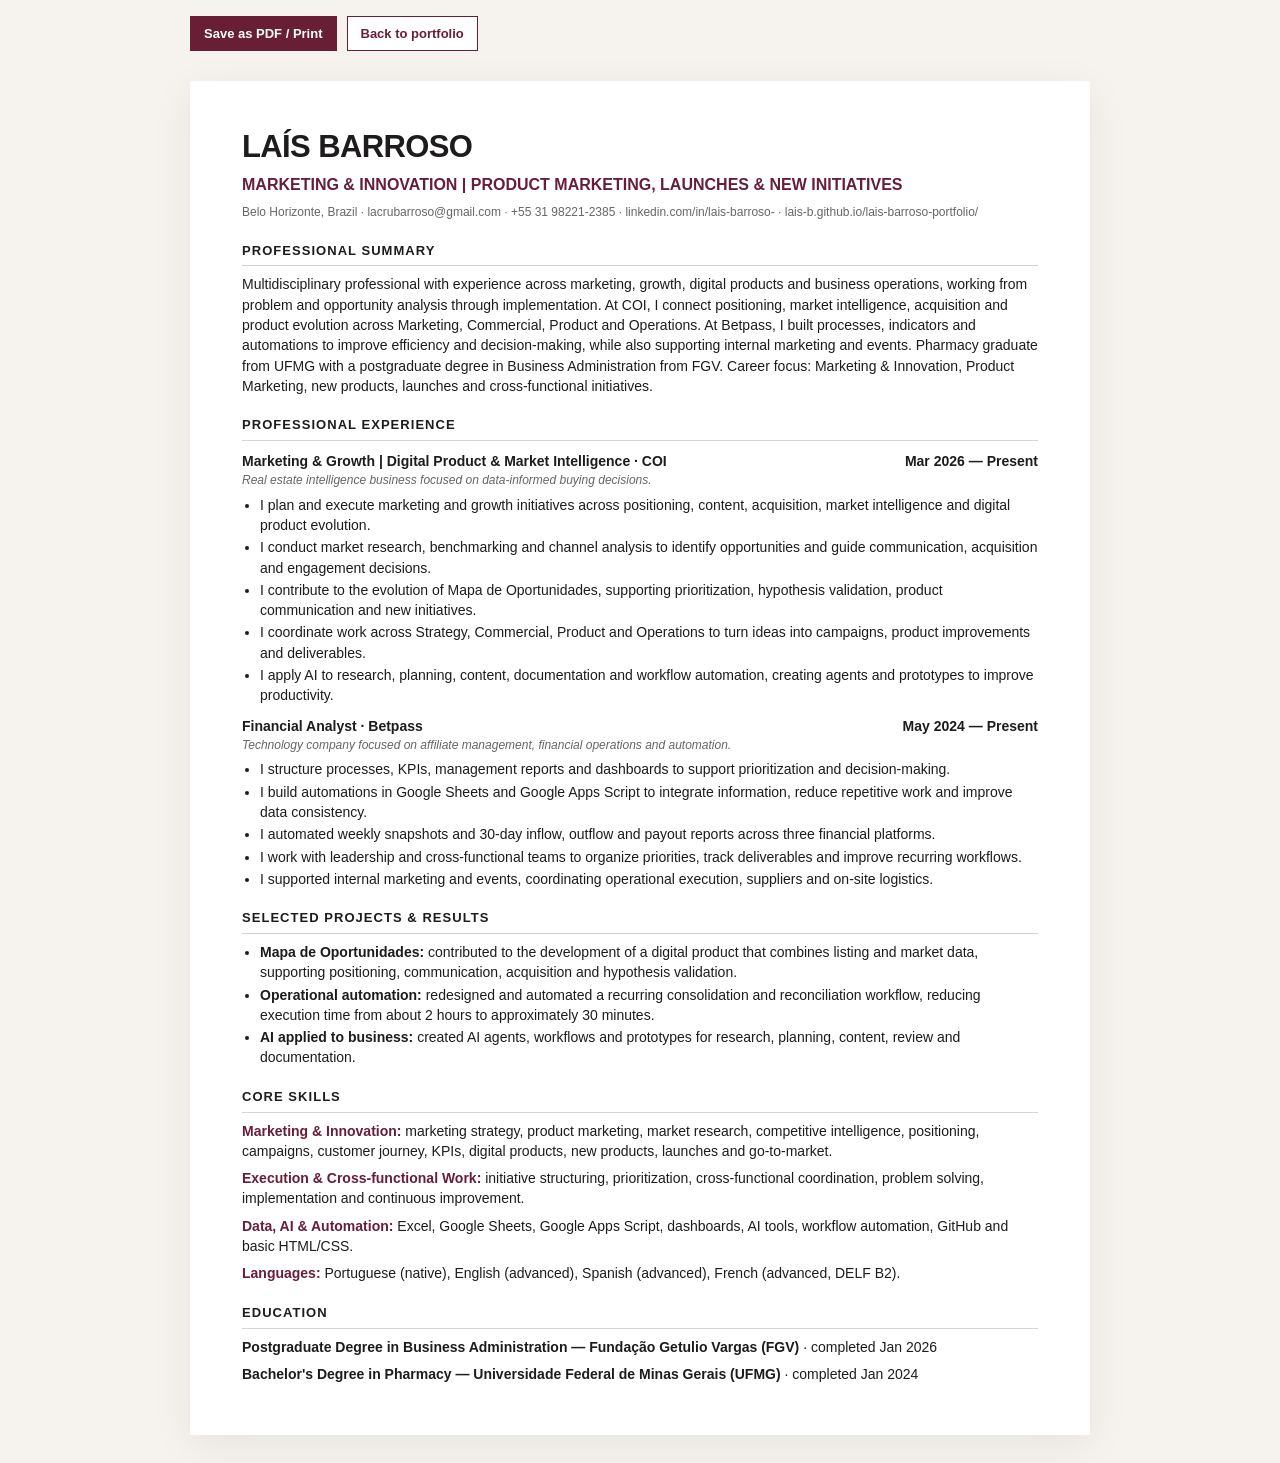
<file: cv-en.html>
<!doctype html>
<html lang="en">
<head>
<meta charset="utf-8"><meta name="viewport" content="width=device-width,initial-scale=1">
<title>CV · Laís Barroso · Marketing & Innovation</title>
<meta name="description" content="Laís Barroso — Marketing & Innovation, Product Marketing, launches and new initiatives.">
<style>
:root{--ink:#1e1b1c;--muted:#666;--line:#d7d2cf;--accent:#681f36}*{box-sizing:border-box}body{margin:0;background:#f6f3ee;color:var(--ink);font:14px/1.45 Arial,sans-serif}.page{max-width:900px;margin:28px auto;background:white;padding:44px 52px;box-shadow:0 10px 40px #0001}h1{font-size:31px;margin:0;letter-spacing:-.02em}.role{font-weight:700;color:var(--accent);font-size:16px;margin:3px 0 8px}.contact{font-size:12px;color:var(--muted);overflow-wrap:anywhere}.sec{margin-top:20px}.sec h2{font-size:13px;letter-spacing:.08em;margin:0 0 8px;padding-bottom:5px;border-bottom:1px solid var(--line)}p{margin:0 0 7px}.job{margin:10px 0}.jobhead{display:flex;justify-content:space-between;gap:12px;font-weight:700}.sub{font-size:12px;color:var(--muted);font-style:italic;margin:1px 0 5px}ul{margin:4px 0 0 18px;padding:0}li{margin:2px 0}.skills b{color:var(--accent)}.actions{max-width:900px;margin:16px auto 30px;display:flex;gap:10px}.actions a,.actions button{border:1px solid var(--accent);background:white;color:var(--accent);padding:9px 13px;text-decoration:none;font:600 13px Arial;cursor:pointer}.actions .fill{background:var(--accent);color:white}@media print{body{background:white}.page{box-shadow:none;margin:0;max-width:none;padding:18mm 16mm}.actions{display:none}}@media(max-width:700px){.page{margin:0;padding:26px 22px}.jobhead{display:block}.actions{margin:12px 18px}}
</style>
</head>
<body>
<div class="actions"><button class="fill" onclick="window.print()">Save as PDF / Print</button><a href="index.html">Back to portfolio</a></div>
<main class="page">
<h1>LAÍS BARROSO</h1>
<div class="role">MARKETING & INNOVATION | PRODUCT MARKETING, LAUNCHES & NEW INITIATIVES</div>
<div class="contact">Belo Horizonte, Brazil · lacrubarroso@gmail.com · +55 31 98221-2385 · linkedin.com/in/lais-barroso- · lais-b.github.io/lais-barroso-portfolio/</div>
<section class="sec"><h2>PROFESSIONAL SUMMARY</h2><p>Multidisciplinary professional with experience across marketing, growth, digital products and business operations, working from problem and opportunity analysis through implementation. At COI, I connect positioning, market intelligence, acquisition and product evolution across Marketing, Commercial, Product and Operations. At Betpass, I built processes, indicators and automations to improve efficiency and decision-making, while also supporting internal marketing and events. Pharmacy graduate from UFMG with a postgraduate degree in Business Administration from FGV. Career focus: Marketing & Innovation, Product Marketing, new products, launches and cross-functional initiatives.</p></section>
<section class="sec"><h2>PROFESSIONAL EXPERIENCE</h2>
<div class="job"><div class="jobhead"><span>Marketing & Growth | Digital Product & Market Intelligence · COI</span><span>Mar 2026 — Present</span></div><div class="sub">Real estate intelligence business focused on data-informed buying decisions.</div><ul><li>I plan and execute marketing and growth initiatives across positioning, content, acquisition, market intelligence and digital product evolution.</li><li>I conduct market research, benchmarking and channel analysis to identify opportunities and guide communication, acquisition and engagement decisions.</li><li>I contribute to the evolution of Mapa de Oportunidades, supporting prioritization, hypothesis validation, product communication and new initiatives.</li><li>I coordinate work across Strategy, Commercial, Product and Operations to turn ideas into campaigns, product improvements and deliverables.</li><li>I apply AI to research, planning, content, documentation and workflow automation, creating agents and prototypes to improve productivity.</li></ul></div>
<div class="job"><div class="jobhead"><span>Financial Analyst · Betpass</span><span>May 2024 — Present</span></div><div class="sub">Technology company focused on affiliate management, financial operations and automation.</div><ul><li>I structure processes, KPIs, management reports and dashboards to support prioritization and decision-making.</li><li>I build automations in Google Sheets and Google Apps Script to integrate information, reduce repetitive work and improve data consistency.</li><li>I automated weekly snapshots and 30-day inflow, outflow and payout reports across three financial platforms.</li><li>I work with leadership and cross-functional teams to organize priorities, track deliverables and improve recurring workflows.</li><li>I supported internal marketing and events, coordinating operational execution, suppliers and on-site logistics.</li></ul></div></section>
<section class="sec"><h2>SELECTED PROJECTS & RESULTS</h2><ul><li><b>Mapa de Oportunidades:</b> contributed to the development of a digital product that combines listing and market data, supporting positioning, communication, acquisition and hypothesis validation.</li><li><b>Operational automation:</b> redesigned and automated a recurring consolidation and reconciliation workflow, reducing execution time from about 2 hours to approximately 30 minutes.</li><li><b>AI applied to business:</b> created AI agents, workflows and prototypes for research, planning, content, review and documentation.</li></ul></section>
<section class="sec skills"><h2>CORE SKILLS</h2><p><b>Marketing & Innovation:</b> marketing strategy, product marketing, market research, competitive intelligence, positioning, campaigns, customer journey, KPIs, digital products, new products, launches and go-to-market.</p><p><b>Execution & Cross-functional Work:</b> initiative structuring, prioritization, cross-functional coordination, problem solving, implementation and continuous improvement.</p><p><b>Data, AI & Automation:</b> Excel, Google Sheets, Google Apps Script, dashboards, AI tools, workflow automation, GitHub and basic HTML/CSS.</p><p><b>Languages:</b> Portuguese (native), English (advanced), Spanish (advanced), French (advanced, DELF B2).</p></section>
<section class="sec"><h2>EDUCATION</h2><p><b>Postgraduate Degree in Business Administration — Fundação Getulio Vargas (FGV)</b> · completed Jan 2026</p><p><b>Bachelor's Degree in Pharmacy — Universidade Federal de Minas Gerais (UFMG)</b> · completed Jan 2024</p></section>
</main></body></html>
</file>
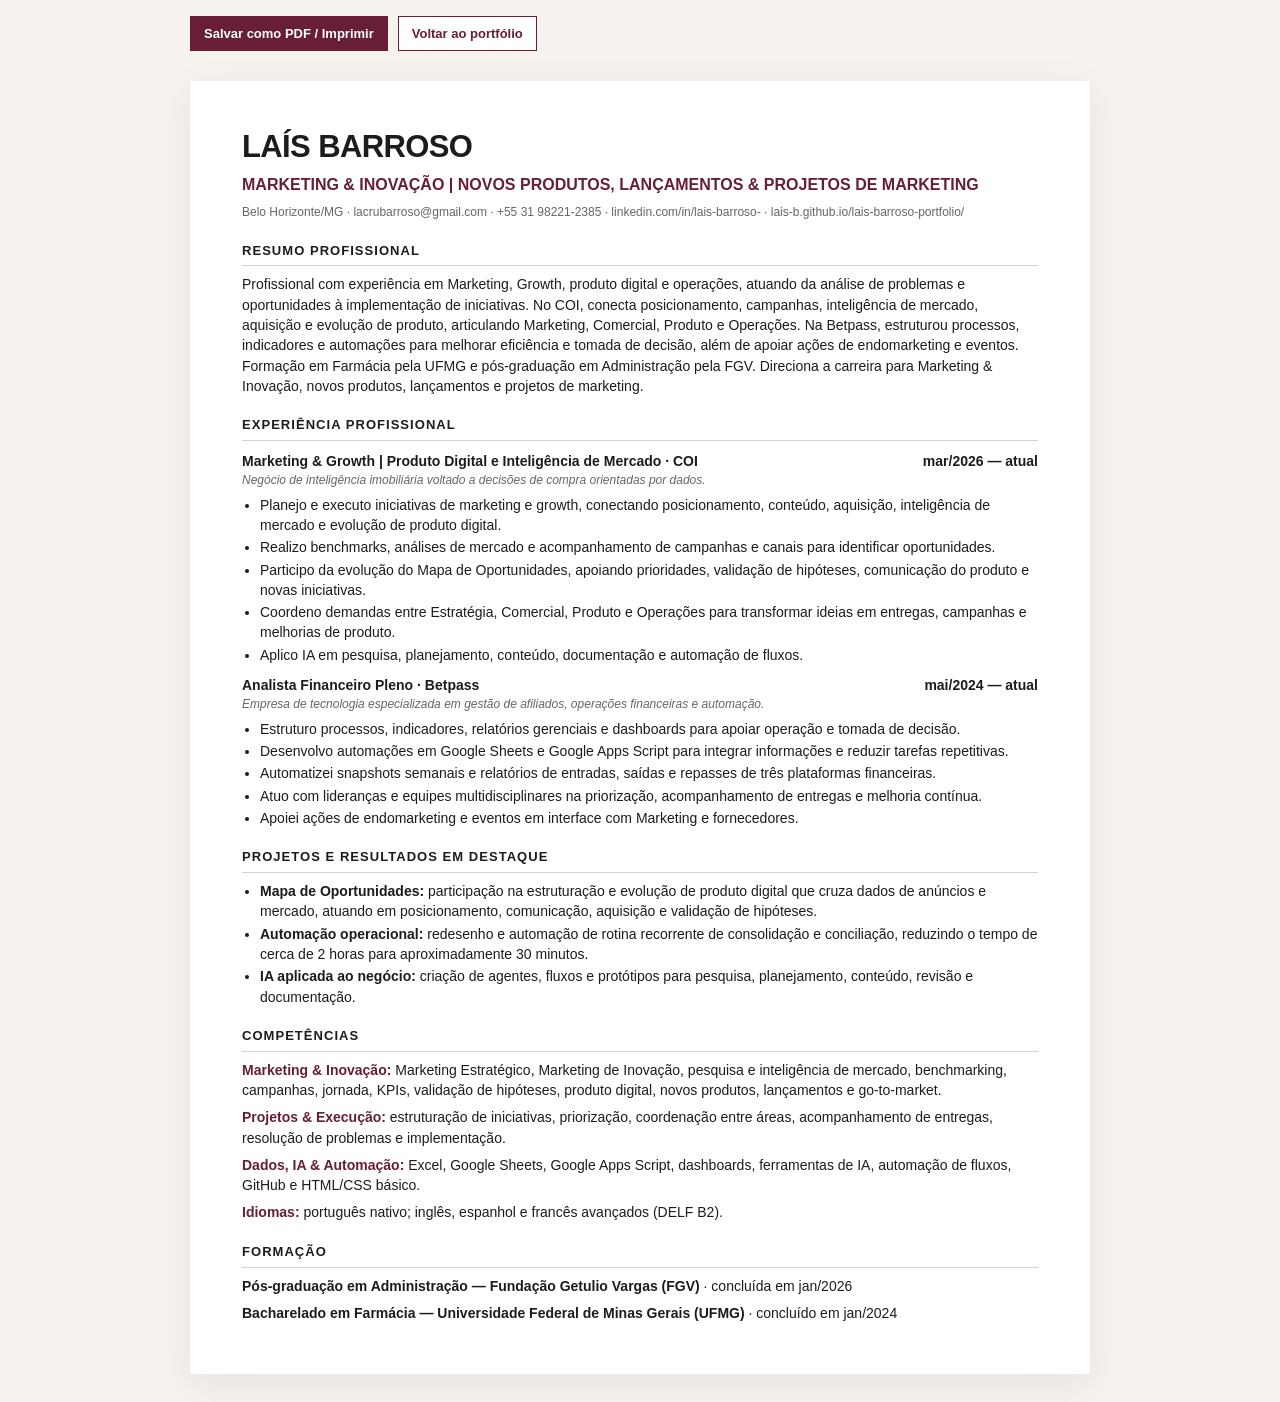
<file: cv-pt.html>
<!doctype html>
<html lang="pt-BR">
<head>
<meta charset="utf-8"><meta name="viewport" content="width=device-width,initial-scale=1">
<title>Currículo · Laís Barroso · Marketing & Inovação</title>
<meta name="description" content="Currículo de Laís Barroso — Marketing & Inovação, novos produtos, lançamentos e projetos de marketing.">
<style>
:root{--ink:#1e1b1c;--muted:#666;--line:#d7d2cf;--accent:#681f36}*{box-sizing:border-box}body{margin:0;background:#f6f3ee;color:var(--ink);font:14px/1.45 Arial,sans-serif}.page{max-width:900px;margin:28px auto;background:white;padding:44px 52px;box-shadow:0 10px 40px #0001}h1{font-size:31px;margin:0;letter-spacing:-.02em}.role{font-weight:700;color:var(--accent);font-size:16px;margin:3px 0 8px}.contact{font-size:12px;color:var(--muted);overflow-wrap:anywhere}.sec{margin-top:20px}.sec h2{font-size:13px;letter-spacing:.08em;margin:0 0 8px;padding-bottom:5px;border-bottom:1px solid var(--line)}p{margin:0 0 7px}.job{margin:10px 0}.jobhead{display:flex;justify-content:space-between;gap:12px;font-weight:700}.sub{font-size:12px;color:var(--muted);font-style:italic;margin:1px 0 5px}ul{margin:4px 0 0 18px;padding:0}li{margin:2px 0}.skills b{color:var(--accent)}.actions{max-width:900px;margin:16px auto 30px;display:flex;gap:10px}.actions a,.actions button{border:1px solid var(--accent);background:white;color:var(--accent);padding:9px 13px;text-decoration:none;font:600 13px Arial;cursor:pointer}.actions .fill{background:var(--accent);color:white}@media print{body{background:white}.page{box-shadow:none;margin:0;max-width:none;padding:18mm 16mm}.actions{display:none}}@media(max-width:700px){.page{margin:0;padding:26px 22px}.jobhead{display:block}.actions{margin:12px 18px}}
</style>
</head>
<body>
<div class="actions"><button class="fill" onclick="window.print()">Salvar como PDF / Imprimir</button><a href="index.html">Voltar ao portfólio</a></div>
<main class="page">
<h1>LAÍS BARROSO</h1>
<div class="role">MARKETING & INOVAÇÃO | NOVOS PRODUTOS, LANÇAMENTOS & PROJETOS DE MARKETING</div>
<div class="contact">Belo Horizonte/MG · lacrubarroso@gmail.com · +55 31 98221-2385 · linkedin.com/in/lais-barroso- · lais-b.github.io/lais-barroso-portfolio/</div>
<section class="sec"><h2>RESUMO PROFISSIONAL</h2><p>Profissional com experiência em Marketing, Growth, produto digital e operações, atuando da análise de problemas e oportunidades à implementação de iniciativas. No COI, conecta posicionamento, campanhas, inteligência de mercado, aquisição e evolução de produto, articulando Marketing, Comercial, Produto e Operações. Na Betpass, estruturou processos, indicadores e automações para melhorar eficiência e tomada de decisão, além de apoiar ações de endomarketing e eventos. Formação em Farmácia pela UFMG e pós-graduação em Administração pela FGV. Direciona a carreira para Marketing & Inovação, novos produtos, lançamentos e projetos de marketing.</p></section>
<section class="sec"><h2>EXPERIÊNCIA PROFISSIONAL</h2>
<div class="job"><div class="jobhead"><span>Marketing & Growth | Produto Digital e Inteligência de Mercado · COI</span><span>mar/2026 — atual</span></div><div class="sub">Negócio de inteligência imobiliária voltado a decisões de compra orientadas por dados.</div><ul><li>Planejo e executo iniciativas de marketing e growth, conectando posicionamento, conteúdo, aquisição, inteligência de mercado e evolução de produto digital.</li><li>Realizo benchmarks, análises de mercado e acompanhamento de campanhas e canais para identificar oportunidades.</li><li>Participo da evolução do Mapa de Oportunidades, apoiando prioridades, validação de hipóteses, comunicação do produto e novas iniciativas.</li><li>Coordeno demandas entre Estratégia, Comercial, Produto e Operações para transformar ideias em entregas, campanhas e melhorias de produto.</li><li>Aplico IA em pesquisa, planejamento, conteúdo, documentação e automação de fluxos.</li></ul></div>
<div class="job"><div class="jobhead"><span>Analista Financeiro Pleno · Betpass</span><span>mai/2024 — atual</span></div><div class="sub">Empresa de tecnologia especializada em gestão de afiliados, operações financeiras e automação.</div><ul><li>Estruturo processos, indicadores, relatórios gerenciais e dashboards para apoiar operação e tomada de decisão.</li><li>Desenvolvo automações em Google Sheets e Google Apps Script para integrar informações e reduzir tarefas repetitivas.</li><li>Automatizei snapshots semanais e relatórios de entradas, saídas e repasses de três plataformas financeiras.</li><li>Atuo com lideranças e equipes multidisciplinares na priorização, acompanhamento de entregas e melhoria contínua.</li><li>Apoiei ações de endomarketing e eventos em interface com Marketing e fornecedores.</li></ul></div></section>
<section class="sec"><h2>PROJETOS E RESULTADOS EM DESTAQUE</h2><ul><li><b>Mapa de Oportunidades:</b> participação na estruturação e evolução de produto digital que cruza dados de anúncios e mercado, atuando em posicionamento, comunicação, aquisição e validação de hipóteses.</li><li><b>Automação operacional:</b> redesenho e automação de rotina recorrente de consolidação e conciliação, reduzindo o tempo de cerca de 2 horas para aproximadamente 30 minutos.</li><li><b>IA aplicada ao negócio:</b> criação de agentes, fluxos e protótipos para pesquisa, planejamento, conteúdo, revisão e documentação.</li></ul></section>
<section class="sec skills"><h2>COMPETÊNCIAS</h2><p><b>Marketing & Inovação:</b> Marketing Estratégico, Marketing de Inovação, pesquisa e inteligência de mercado, benchmarking, campanhas, jornada, KPIs, validação de hipóteses, produto digital, novos produtos, lançamentos e go-to-market.</p><p><b>Projetos & Execução:</b> estruturação de iniciativas, priorização, coordenação entre áreas, acompanhamento de entregas, resolução de problemas e implementação.</p><p><b>Dados, IA & Automação:</b> Excel, Google Sheets, Google Apps Script, dashboards, ferramentas de IA, automação de fluxos, GitHub e HTML/CSS básico.</p><p><b>Idiomas:</b> português nativo; inglês, espanhol e francês avançados (DELF B2).</p></section>
<section class="sec"><h2>FORMAÇÃO</h2><p><b>Pós-graduação em Administração — Fundação Getulio Vargas (FGV)</b> · concluída em jan/2026</p><p><b>Bacharelado em Farmácia — Universidade Federal de Minas Gerais (UFMG)</b> · concluído em jan/2024</p></section>
</main></body></html>
</file>
<file: styles.css>
/* ===================================================================
   Laís Barroso — ORGANIZED CHAOS / STRATEGIC IMAGINATION
   70% surreal editorial · 20% fashion zine · 10% scrapbook

   Princípio: a cor é o assunto, não o detalhe. Cada seção assume uma
   identidade cromática inteira e sangra de borda a borda. Nada de card.

   01 Fontes        06 Hero          11 Formação
   02 Variáveis     07 Manifesto     12 Quem é Laís
   03 Reset         08 Projetos      13 Contato e footer
   04 Cor e textura 09 Trajetória    14 Responsivo
   05 Header        10 Método/Skills 15 Movimento
   =================================================================== */

/* ===================================================================
   01. FONTES  (todas locais, nenhuma requisição externa)
   =================================================================== */
@font-face{font-family:"Syne";src:url("assets/fonts/Syne-var-latin.woff2") format("woff2");font-weight:400 800;font-style:normal;font-display:swap;unicode-range:U+0000-00FF,U+0131,U+0152-0153,U+02BB-02BC,U+02C6,U+02DA,U+02DC,U+0304,U+0308,U+0329,U+2000-206F,U+2074,U+20AC,U+2122,U+2191,U+2193,U+2212,U+2215,U+FEFF,U+FFFD}
@font-face{font-family:"Syne";src:url("assets/fonts/Syne-var-latin-ext.woff2") format("woff2");font-weight:400 800;font-style:normal;font-display:swap;unicode-range:U+0100-02BA,U+02BD-02C5,U+02C7-02CC,U+02CE-02D7,U+02DD-02FF,U+0304,U+0308,U+0329,U+1D00-1DBF,U+1E00-1E9F,U+1EF2-1EFF,U+2020,U+20A0-20AB,U+20AD-20C0,U+2113,U+2C60-2C7F,U+A720-A7FF}
@font-face{font-family:"Instrument Serif";src:url("assets/fonts/InstrumentSerif-latin.woff2") format("woff2");font-weight:400;font-style:normal;font-display:swap;unicode-range:U+0000-00FF,U+0131,U+0152-0153,U+02BB-02BC,U+02C6,U+02DA,U+02DC,U+0304,U+0308,U+0329,U+2000-206F,U+2074,U+20AC,U+2122,U+2191,U+2193,U+2212,U+2215,U+FEFF,U+FFFD}
@font-face{font-family:"Instrument Serif";src:url("assets/fonts/InstrumentSerif-latin-ext.woff2") format("woff2");font-weight:400;font-style:normal;font-display:swap;unicode-range:U+0100-02BA,U+02BD-02C5,U+02C7-02CC,U+02CE-02D7,U+02DD-02FF,U+0304,U+0308,U+0329,U+1D00-1DBF,U+1E00-1E9F,U+1EF2-1EFF,U+2020,U+20A0-20AB,U+20AD-20C0,U+2113,U+2C60-2C7F,U+A720-A7FF}
@font-face{font-family:"Instrument Serif";src:url("assets/fonts/InstrumentSerif-italic-latin.woff2") format("woff2");font-weight:400;font-style:italic;font-display:swap;unicode-range:U+0000-00FF,U+0131,U+0152-0153,U+02BB-02BC,U+02C6,U+02DA,U+02DC,U+0304,U+0308,U+0329,U+2000-206F,U+2074,U+20AC,U+2122,U+2191,U+2193,U+2212,U+2215,U+FEFF,U+FFFD}
@font-face{font-family:"Instrument Serif";src:url("assets/fonts/InstrumentSerif-italic-latin-ext.woff2") format("woff2");font-weight:400;font-style:italic;font-display:swap;unicode-range:U+0100-02BA,U+02BD-02C5,U+02C7-02CC,U+02CE-02D7,U+02DD-02FF,U+0304,U+0308,U+0329,U+1D00-1DBF,U+1E00-1E9F,U+1EF2-1EFF,U+2020,U+20A0-20AB,U+20AD-20C0,U+2113,U+2C60-2C7F,U+A720-A7FF}
@font-face{font-family:"Manrope";src:url("assets/fonts/Manrope-var-latin.woff2") format("woff2");font-weight:200 800;font-style:normal;font-display:swap;unicode-range:U+0000-00FF,U+0131,U+0152-0153,U+02BB-02BC,U+02C6,U+02DA,U+02DC,U+0304,U+0308,U+0329,U+2000-206F,U+2074,U+20AC,U+2122,U+2191,U+2193,U+2212,U+2215,U+FEFF,U+FFFD}
@font-face{font-family:"Manrope";src:url("assets/fonts/Manrope-var-latin-ext.woff2") format("woff2");font-weight:200 800;font-style:normal;font-display:swap;unicode-range:U+0100-02BA,U+02BD-02C5,U+02C7-02CC,U+02CE-02D7,U+02DD-02FF,U+0304,U+0308,U+0329,U+1D00-1DBF,U+1E00-1E9F,U+1EF2-1EFF,U+2020,U+20A0-20AB,U+20AD-20C0,U+2113,U+2C60-2C7F,U+A720-A7FF}


/* ===================================================================
   02. VARIÁVEIS
   =================================================================== */
:root{
  --cream:#F3EBDD;
  --warm-white:#FFF9F0;
  --ink:#141210;
  --ultramarine:#173BD5;
  --electric:#214FF0;
  --forest:#063D27;
  --emerald:#087542;
  --wine:#681F38;
  --terracotta:#B95437;
  --peach:#E5A080;
  --paper-gray:#D9D1C5;

  --display:"Syne","Arial Black",Impact,sans-serif;
  --serif:"Instrument Serif",Georgia,serif;
  --sans:"Manrope",-apple-system,"Segoe UI",Roboto,Arial,sans-serif;

  --max:1440px;
  --pad:clamp(20px,5vw,80px);
  --t:420ms cubic-bezier(.16,.84,.32,1);

  --grain:url("data:image/svg+xml,%3Csvg xmlns='http://www.w3.org/2000/svg' width='180' height='180'%3E%3Cfilter id='g'%3E%3CfeTurbulence type='fractalNoise' baseFrequency='.9' numOctaves='4' stitchTiles='stitch'/%3E%3C/filter%3E%3Crect width='180' height='180' filter='url(%23g)'/%3E%3C/svg%3E");
}


/* ===================================================================
   03. RESET
   =================================================================== */
*,*::before,*::after{box-sizing:border-box}
html{scroll-behavior:smooth;-webkit-text-size-adjust:100%}
body{margin:0;background:var(--cream);color:var(--ink);font-family:var(--sans);
  font-size:17px;line-height:1.6;-webkit-font-smoothing:antialiased;overflow-x:hidden}
h1,h2,h3,h4{margin:0;font-weight:400;line-height:.94}
p{margin:0 0 1em}
ul,ol,dl,dd{margin:0;padding:0}
ul,ol{list-style:none}
img{max-width:100%;display:block}
button{font:inherit;color:inherit;background:none;border:0}
a{color:inherit}

.sr-only{position:absolute;width:1px;height:1px;padding:0;margin:-1px;overflow:hidden;clip:rect(0 0 0 0);white-space:nowrap;border:0}
.skip-link{position:absolute;left:16px;top:-100px;z-index:999;padding:14px 22px;background:var(--electric);
  color:#fff;text-decoration:none;font-weight:700;font-size:14px;transition:top var(--t)}
.skip-link:focus{top:14px}
:where(a,button,[tabindex]):focus-visible{outline:3px solid var(--electric);outline-offset:3px}

@media (hover:hover) and (pointer:fine){
  body{cursor:url("data:image/svg+xml,%3Csvg xmlns='http://www.w3.org/2000/svg' width='24' height='24'%3E%3Ccircle cx='12' cy='12' r='3' fill='%23214FF0'/%3E%3Ccircle cx='12' cy='12' r='9' fill='none' stroke='%23214FF0' stroke-width='1.2' opacity='.55'/%3E%3C/svg%3E") 12 12,auto}
  a,button,.lang-b{cursor:url("data:image/svg+xml,%3Csvg xmlns='http://www.w3.org/2000/svg' width='28' height='28'%3E%3Ccircle cx='14' cy='14' r='5' fill='%23214FF0'/%3E%3Ccircle cx='14' cy='14' r='12' fill='none' stroke='%23214FF0' stroke-width='1.6'/%3E%3C/svg%3E") 14 14,pointer}
  .wk-card{cursor:url("data:image/svg+xml,%3Csvg xmlns='http://www.w3.org/2000/svg' width='58' height='58'%3E%3Ccircle cx='29' cy='29' r='28' fill='%23214FF0'/%3E%3Cpath d='M21 29h16M31 22l7 7-7 7' stroke='%23F3EBDD' stroke-width='2.2' fill='none' stroke-linecap='round' stroke-linejoin='round'/%3E%3C/svg%3E") 29 29,pointer}
}


/* ===================================================================
   04. CAMPOS DE COR E TEXTURA
   =================================================================== */
.field{position:relative;isolation:isolate;padding:clamp(80px,12vw,180px) var(--pad)}
.field::before{content:"";position:absolute;inset:0;z-index:-1;background-image:var(--grain);
  background-size:180px;opacity:.16;mix-blend-mode:overlay;pointer-events:none}
.f-cream{background:var(--cream);color:var(--ink)}
.f-forest{background:var(--forest);color:var(--cream)}
.f-ink{background:var(--ink);color:var(--cream)}
.f-ultra{background:var(--ultramarine);color:var(--warm-white)}
.f-terra{background:var(--terracotta);color:var(--warm-white)}
.f-forest::before,.f-ink::before,.f-ultra::before,.f-terra::before{opacity:.24;mix-blend-mode:soft-light}
.inner{max-width:var(--max);margin-inline:auto;width:100%}

/* DUOTONE — a técnica central da referência do retrato verde */
.duo{position:relative;isolation:isolate;overflow:hidden;background:var(--duo-dark,var(--forest))}
.duo img{width:100%;height:100%;object-fit:cover;object-position:center 20%;
  filter:grayscale(1) contrast(1.08) brightness(1.02);mix-blend-mode:screen}
.duo::after{content:"";position:absolute;inset:0;background:var(--duo-light,var(--peach));
  mix-blend-mode:multiply;pointer-events:none}
.duo::before{content:"";position:absolute;inset:0;z-index:2;background-image:var(--grain);
  background-size:180px;opacity:.32;mix-blend-mode:overlay;pointer-events:none}
.duo-forest{--duo-dark:var(--forest);--duo-light:var(--peach)}
.duo-ultra{--duo-dark:var(--ultramarine);--duo-light:var(--cream)}
.duo-wine{--duo-dark:var(--wine);--duo-light:var(--peach)}

.kicker{font-size:11px;font-weight:800;letter-spacing:.28em;text-transform:uppercase;
  opacity:.72;margin:0 0 clamp(18px,3vw,34px)}
.mono{font-family:var(--display);font-weight:800;text-transform:uppercase;letter-spacing:-.035em;line-height:.82}
.big{font-size:clamp(52px,11vw,164px)}
.mid{font-size:clamp(38px,7.5vw,104px)}
.sec-lead{font-family:var(--serif);font-size:clamp(21px,2.6vw,34px);line-height:1.28;
  max-width:24ch;margin:clamp(20px,3vw,34px) 0 0}


/* ===================================================================
   05. HEADER
   =================================================================== */
.hdr{position:fixed;top:0;left:0;right:0;z-index:100;display:flex;align-items:center;gap:20px;
  padding:18px var(--pad);mix-blend-mode:difference;color:#fff}
.hdr-brand{display:inline-flex;align-items:center;gap:10px;text-decoration:none;flex-shrink:0}
.hdr-mark{font-family:var(--display);font-weight:800;font-size:15px;border:1.5px solid currentColor;padding:3px 7px}
.hdr-name{font-family:var(--display);font-weight:700;font-size:14px;letter-spacing:.02em;text-transform:uppercase}
.hdr-nav{margin-left:auto}
.hdr-nav ul{display:flex;gap:22px}
.hdr-nav a{text-decoration:none;font-size:11px;font-weight:800;letter-spacing:.16em;
  text-transform:uppercase;white-space:nowrap;opacity:.75;transition:opacity var(--t)}
.hdr-nav a:hover,.hdr-nav a.is-on{opacity:1}
.hdr-actions{display:flex;align-items:center;gap:14px;flex-shrink:0}
.lang{display:inline-flex;align-items:center;gap:5px}
.lang-b{font-size:11px;font-weight:800;letter-spacing:.14em;opacity:.55;transition:opacity var(--t)}
.lang-b.is-on{opacity:1;text-decoration:underline;text-underline-offset:4px}
.lang-sep{opacity:.4;font-size:11px}
.burger{display:none;width:38px;height:30px;padding:6px 0}
.burger span{display:block;height:2px;background:currentColor;transition:transform var(--t),opacity var(--t)}
.burger span+span{margin-top:7px}
.burger[aria-expanded="true"] span:nth-child(1){transform:translateY(4.5px) rotate(45deg)}
.burger[aria-expanded="true"] span:nth-child(2){transform:translateY(-4.5px) rotate(-45deg)}


/* ===================================================================
   06. HERO
   =================================================================== */
.hero{position:relative;min-height:100svh;background:var(--forest);color:var(--cream);
  isolation:isolate;overflow:hidden;display:flex;flex-direction:column;justify-content:flex-end;
  padding:0 0 clamp(96px,14vh,172px)}
.hero::before{content:"";position:absolute;inset:0;z-index:0;background-image:var(--grain);
  background-size:180px;opacity:.26;mix-blend-mode:soft-light;pointer-events:none}

.hero-photo{position:absolute;z-index:1;top:0;right:0;width:clamp(300px,42vw,660px);height:100%;
  clip-path:polygon(16% 0,100% 0,100% 100%,0 100%)}
.hero-photo .duo{width:100%;height:100%}

.hero-band{position:absolute;z-index:2;left:0;right:0;bottom:0;height:clamp(62px,9vh,106px);
  background:var(--ultramarine);display:flex;align-items:center;gap:clamp(22px,4vw,56px);
  padding-inline:var(--pad);overflow:hidden;white-space:nowrap}
.hero-band span{font-family:var(--display);font-weight:800;font-size:clamp(11px,1.4vw,16px);
  letter-spacing:.22em;text-transform:uppercase;color:var(--warm-white);opacity:.94}
.hero-band i{width:clamp(26px,4vw,64px);height:3px;background:var(--warm-white);opacity:.7;flex-shrink:0}

.hero-inner{position:relative;z-index:3;padding-inline:var(--pad);max-width:var(--max);margin-inline:auto;width:100%}
.hero-avail{display:inline-flex;align-items:center;gap:10px;font-size:11px;font-weight:800;
  letter-spacing:.24em;text-transform:uppercase;margin-bottom:clamp(16px,3vw,28px);opacity:.85}
.hero-avail .dot{width:9px;height:9px;border-radius:50%;background:var(--peach)}

.hero-name{font-family:var(--display);font-weight:800;text-transform:uppercase;
  font-size:clamp(56px,15vw,228px);line-height:.78;letter-spacing:-.045em;
  margin:0 0 clamp(20px,3vw,36px)}
.hero-n1,.hero-n2{display:block}
.hero-n2{color:var(--peach)}

.hero-tag{font-family:var(--serif);font-style:italic;font-size:clamp(20px,2.8vw,38px);
  line-height:1.2;max-width:18ch;margin:0 0 clamp(24px,4vw,38px)}
.hero-role{position:absolute;width:1px;height:1px;overflow:hidden;clip:rect(0 0 0 0)}

.hero-cta{display:flex;flex-wrap:wrap;gap:12px;align-items:center}
.btn{display:inline-flex;align-items:center;justify-content:center;min-height:54px;padding:15px 32px;
  font-family:var(--display);font-weight:800;font-size:12.5px;letter-spacing:.16em;text-transform:uppercase;
  text-decoration:none;border:2px solid currentColor;
  transition:background var(--t),color var(--t),transform var(--t)}
.btn-fill{background:var(--peach);border-color:var(--peach);color:var(--forest)}
.btn-fill:hover{background:var(--warm-white);border-color:var(--warm-white);transform:translate(-3px,-3px)}
.btn-line:hover{background:currentColor;transform:translate(-3px,-3px)}
.btn-line:hover{background:var(--cream);color:var(--forest)}

.hero-files{display:flex;flex-wrap:wrap;align-items:center;gap:8px 16px;margin-top:22px}
.file-link{font-size:11.5px;font-weight:800;letter-spacing:.16em;text-transform:uppercase;
  text-decoration:none;border-bottom:2px solid currentColor;padding-bottom:2px;opacity:.82;transition:opacity var(--t)}
.file-link:hover{opacity:1}
.file-sep{opacity:.4}
.hero-scroll{display:none}


/* ===================================================================
   07. MANIFESTO
   =================================================================== */
.man-lead{font-family:var(--serif);font-size:clamp(30px,5.4vw,84px);line-height:1.06;
  letter-spacing:-.02em;max-width:17ch;margin:0 0 clamp(40px,6vw,76px)}
.man-body{display:grid;grid-template-columns:minmax(0,1.35fr) minmax(0,.65fr);gap:clamp(34px,6vw,90px);align-items:start}
.man-col p{font-size:clamp(16px,1.35vw,18.5px);max-width:52ch;opacity:.88}
.man-col p:last-child{margin-bottom:0}
.man-side{display:grid;gap:28px}
.man-block h3{font-family:var(--display);font-weight:800;font-size:11px;letter-spacing:.22em;
  text-transform:uppercase;margin-bottom:12px;padding-bottom:10px;border-bottom:2px solid currentColor}
.man-block li,.man-block p{font-size:15px;margin:0;padding:3px 0;opacity:.88}


/* ===================================================================
   08. PROJETOS
   =================================================================== */
.work-head{margin-bottom:clamp(44px,7vw,88px)}
.work-stk{display:none}
.work-grid{display:block;counter-reset:wk}

.wk-card{position:relative;border-top:2px solid currentColor;counter-increment:wk}
.wk-card:last-child{border-bottom:2px solid currentColor}
.wk-open{display:grid;grid-template-columns:clamp(76px,9vw,148px) minmax(0,1fr) minmax(0,.9fr);
  gap:clamp(18px,3vw,48px);align-items:start;width:100%;text-align:left;
  padding:clamp(30px,4vw,58px) 0;position:relative;transition:padding var(--t)}
.wk-open::before{content:"";position:absolute;left:-100vw;right:-100vw;top:0;bottom:0;z-index:-1;
  background:var(--electric);transform:scaleY(0);transform-origin:bottom;transition:transform var(--t)}
.wk-open:hover::before{transform:scaleY(1)}
.wk-open:hover{padding-left:clamp(10px,2vw,26px)}

.wk-rule{display:block;grid-column:1;font-family:var(--display);font-weight:800;
  font-size:clamp(36px,5.4vw,86px);line-height:.8;letter-spacing:-.04em;
  -webkit-text-stroke:1.5px currentColor;color:transparent;opacity:.6;
  width:auto;height:auto;background:none;margin:0}
.wk-rule::before{content:counter(wk,decimal-leading-zero)}
.wk-ph{grid-column:1;aspect-ratio:4/5;margin:0}

.wk-meta{grid-column:2;display:flex;flex-wrap:wrap;gap:6px 14px;font-family:var(--display);
  font-weight:800;font-size:10.5px;letter-spacing:.18em;text-transform:uppercase;margin-bottom:14px;opacity:.72}
.wk-year{margin-left:auto}
.wk-title{grid-column:2;font-family:var(--display);font-weight:800;text-transform:uppercase;
  font-size:clamp(24px,3.3vw,52px);line-height:.88;letter-spacing:-.035em;margin:0}
.wk-desc{grid-column:3;font-size:15.5px;line-height:1.55;opacity:.84;max-width:44ch;margin:0}
.wk-tools{grid-column:3;display:flex;flex-wrap:wrap;gap:6px;margin-top:14px}
.wk-tools li{font-size:10.5px;font-weight:700;letter-spacing:.1em;text-transform:uppercase;
  padding:4px 10px;border:1.5px solid currentColor;opacity:.72}
.wk-go{grid-column:3;display:inline-flex;align-items:center;gap:9px;margin-top:18px;
  font-family:var(--display);font-weight:800;font-size:11px;letter-spacing:.18em;text-transform:uppercase}
.wk-go svg{width:22px;height:12px}
.wk-soon{grid-column:3;display:inline-block;margin-top:18px;padding:5px 12px;border:1.5px dashed currentColor;
  font-size:10.5px;font-weight:800;letter-spacing:.16em;text-transform:uppercase;opacity:.62}
.mock,.mock-bar,.mock-row,.mock-col,.mock-note{display:none}


/* ===================================================================
   09. TRAJETÓRIA
   =================================================================== */
.tl{display:grid;grid-template-columns:repeat(auto-fit,minmax(150px,1fr));gap:34px 0;
  margin:clamp(40px,6vw,80px) 0 clamp(56px,8vw,110px);border-top:2px solid currentColor}
.tl li{position:relative;padding:30px 20px 0 0}
.tl li::before{content:"";position:absolute;top:-9px;left:0;width:16px;height:16px;border-radius:50%;
  background:var(--ultramarine);border:2.5px solid var(--warm-white)}
.tl li.is-now::before{background:var(--peach);border-color:var(--peach)}
.tl-date{display:block;min-height:1.2em;font-family:var(--display);font-weight:800;
  font-size:clamp(20px,2.4vw,32px);letter-spacing:-.02em;margin-bottom:4px}
.tl-place{display:block;font-size:11px;font-weight:800;letter-spacing:.2em;text-transform:uppercase;
  margin-bottom:6px;opacity:.78}
.tl-what{display:block;font-size:14px;line-height:1.45;opacity:.86;max-width:26ch}

.xp{display:grid}
.xp-item{display:grid;grid-template-columns:minmax(0,.4fr) minmax(0,1fr);gap:clamp(22px,4vw,64px);
  padding:clamp(34px,4.5vw,62px) 0;border-top:2px solid currentColor}
.xp-item:last-child{border-bottom:2px solid currentColor}
.xp-co{font-family:var(--display);font-weight:800;text-transform:uppercase;
  font-size:clamp(22px,3vw,44px);line-height:.9;letter-spacing:-.035em;margin:0 0 8px}
.xp-when{font-size:11px;font-weight:800;letter-spacing:.18em;text-transform:uppercase;opacity:.72;margin:0}
.xp-role{font-family:var(--serif);font-size:clamp(20px,2.4vw,32px);line-height:1.1;margin-bottom:10px}
.xp-note{display:inline-block;margin-bottom:14px;padding:3px 10px;border:1.5px solid currentColor;
  font-size:10px;font-weight:800;letter-spacing:.16em;text-transform:uppercase;opacity:.72}
.xp-ctx{font-size:16px;max-width:56ch;margin-bottom:22px;opacity:.88}
.xp-list{display:grid;grid-template-columns:repeat(auto-fit,minmax(240px,1fr));gap:2px 32px}
.xp-list li{position:relative;padding-left:20px;font-size:14.5px;padding-block:4px;opacity:.9}
.xp-list li::before{content:"";position:absolute;left:0;top:.75em;width:10px;height:2px;background:var(--peach)}
.xp-metrics{display:flex;flex-wrap:wrap;gap:32px;margin-top:24px}
.xp-metric strong{display:block;font-family:var(--display);font-weight:800;font-size:44px;line-height:1}
.xp-metric span{font-size:13px;opacity:.8}


/* ===================================================================
   10. MÉTODO E SKILLS
   =================================================================== */
.how-grid{display:grid;grid-template-columns:repeat(auto-fit,minmax(230px,1fr));gap:2px;margin-top:clamp(30px,5vw,60px)}
.how-step{position:relative;padding:clamp(26px,3vw,44px);color:var(--cream);isolation:isolate}
.how-step::before{content:"";position:absolute;inset:0;z-index:-1;background-image:var(--grain);
  background-size:180px;opacity:.2;mix-blend-mode:soft-light}
.how-step:nth-child(1){background:var(--forest)}
.how-step:nth-child(2){background:var(--emerald)}
.how-step:nth-child(3){background:var(--ultramarine)}
.how-step:nth-child(4){background:var(--terracotta)}
.how-n{font-family:var(--display);font-weight:800;font-size:13px;letter-spacing:.2em;opacity:.72}
.how-step h3{font-family:var(--display);font-weight:800;text-transform:uppercase;
  font-size:clamp(24px,2.7vw,38px);letter-spacing:-.03em;margin:14px 0 12px}
.how-step p{font-size:14.5px;margin:0;opacity:.92}

.pillars{display:grid;grid-template-columns:repeat(auto-fit,minmax(270px,1fr));
  gap:clamp(28px,4vw,60px);margin-bottom:clamp(44px,6vw,80px)}
.pillar{border-top:3px solid currentColor;padding-top:22px}
.pillar h3{font-family:var(--display);font-weight:800;text-transform:uppercase;
  font-size:clamp(19px,2.1vw,28px);line-height:.94;letter-spacing:-.03em;margin-bottom:20px}
.pillar li{font-size:15px;padding:7px 0;border-bottom:1px solid currentColor;opacity:.82}
.pillar li:last-child{border-bottom:0}

.tools-row{display:block}
.tools h3{font-family:var(--display);font-weight:800;font-size:11px;letter-spacing:.22em;
  text-transform:uppercase;margin-bottom:18px;opacity:.72}
.tools ul{display:flex;flex-wrap:wrap;gap:8px;margin-bottom:16px}
.tools li{padding:8px 16px;border:2px solid currentColor;font-size:13px;font-weight:600}
.tools-note{font-size:13px;font-style:italic;opacity:.72;margin:0}


/* ===================================================================
   11. FORMAÇÃO E IDIOMAS
   =================================================================== */
.edu-grid{display:grid;grid-template-columns:minmax(0,1.1fr) minmax(0,1fr);gap:clamp(34px,5vw,80px)}
.edu-item{padding-left:24px;border-left:3px solid var(--peach);margin-bottom:34px}
.edu-item h3{font-family:var(--serif);font-size:clamp(20px,2.2vw,29px);line-height:1.1;margin-bottom:6px}
.edu-school{font-size:15px;opacity:.84;margin-bottom:4px}
.edu-when{font-size:11px;font-weight:800;letter-spacing:.16em;text-transform:uppercase;opacity:.68;margin:0}
.edu-note{font-family:var(--serif);font-style:italic;font-size:clamp(18px,2.1vw,26px);
  line-height:1.32;margin:0;padding-top:26px;border-top:2px solid currentColor}
.langs-t{font-family:var(--display);font-weight:800;font-size:11px;letter-spacing:.22em;
  text-transform:uppercase;margin-bottom:20px;opacity:.72}
.langs li{display:grid;grid-template-columns:minmax(0,1fr) auto;align-items:baseline;gap:4px 14px;
  padding:18px 0;border-bottom:2px solid currentColor}
.lg-word{grid-column:1/-1;font-family:var(--display);font-weight:800;text-transform:uppercase;
  font-size:clamp(30px,4.6vw,62px);line-height:.86;letter-spacing:-.04em;color:var(--peach)}
.lg-name{font-size:13px;font-weight:700;letter-spacing:.1em;text-transform:uppercase;opacity:.82}
.lg-lv{font-size:11px;font-weight:800;letter-spacing:.14em;text-transform:uppercase;opacity:.62;text-align:right}


/* ===================================================================
   12. QUEM É LAÍS
   =================================================================== */
.about-grid{display:grid;grid-template-columns:minmax(0,1.15fr) minmax(0,1fr);
  gap:clamp(34px,5vw,80px);align-items:start}
.about-text p{font-size:clamp(16px,1.35vw,18px);max-width:54ch;opacity:.9}
.about-tags{display:flex;flex-wrap:wrap;gap:8px;margin-top:26px}
.about-tags li{font-family:var(--serif);font-style:italic;font-size:19px;padding:5px 16px;border:2px solid currentColor}
.about-collage{position:relative}
.about-photo{aspect-ratio:4/5}
.coords{display:flex;gap:18px;margin-top:14px;font-size:11px;font-weight:700;
  letter-spacing:.16em;text-transform:uppercase;opacity:.62}

/* peças de scrapbook que não cabem nesta direção */
.minimap,.label,.polaroid,.tape,.postit,.stamps,.luggage,.folder,.funnel,
.pad,.sheet,.dash,.scrawl,.passport,.tools-stk,.work-stk{display:none}

.ransom{margin-bottom:clamp(34px,5vw,60px)}
.ransom-wrap{display:flex;flex-wrap:wrap;gap:8px 6px;align-items:flex-end}
.rl{display:inline-block;font-family:var(--display);font-weight:800;text-transform:uppercase;
  font-size:clamp(30px,7vw,86px);line-height:.9;letter-spacing:-.03em;padding:.04em .1em .06em;
  background:var(--cream);color:var(--ink);transform:rotate(var(--r,0deg));
  animation:sway 7s ease-in-out infinite;animation-delay:var(--d,0s)}
.rl.v1{background:var(--ultramarine);color:var(--warm-white)}
.rl.v2{background:var(--terracotta);color:var(--warm-white)}
.rl.v3{background:var(--peach);color:var(--ink)}
.rl.v4{background:var(--emerald);color:var(--warm-white)}
.rl.v5{background:var(--ink);color:var(--cream);font-family:var(--serif);font-style:italic;
  font-weight:400;text-transform:none}
.rl.sp{background:none;width:.28em;animation:none;box-shadow:none}
@keyframes sway{0%,100%{transform:rotate(var(--r,0deg)) translateY(0)}
  50%{transform:rotate(calc(var(--r,0deg)*-.5)) translateY(-6px)}}


/* ===================================================================
   13. CONTATO E FOOTER
   =================================================================== */
.contact-actions{display:flex;flex-wrap:wrap;gap:12px;margin:clamp(30px,4vw,50px) 0 clamp(40px,5vw,64px)}
.contact-actions{display:grid;grid-template-columns:repeat(auto-fit,minmax(min(100%,250px),1fr));gap:0 30px}
.contact-link{display:grid;grid-template-columns:1fr auto;gap:5px 12px;padding:20px 0;border-bottom:1px solid currentColor;text-decoration:none;color:inherit;transition:opacity .2s ease}
.contact-link:hover{opacity:.7}
.contact-link-label{grid-column:1;display:block;font-size:11px;letter-spacing:.13em;text-transform:uppercase;font-weight:800}
.contact-link-value{grid-column:1;min-width:0;overflow-wrap:anywhere;font-family:var(--serif);font-size:clamp(20px,2.2vw,28px)}
.contact-link-arrow{grid-column:2;grid-row:1 / span 2;align-self:center;font-size:24px}
.contact-soon{font-family:var(--serif);font-style:italic;font-size:20px;opacity:.82}
.contact-meta{display:grid;grid-template-columns:repeat(auto-fit,minmax(240px,1fr));gap:26px;
  padding-top:32px;border-top:2px solid currentColor}
.contact-meta dt{font-family:var(--display);font-weight:800;font-size:10.5px;letter-spacing:.2em;
  text-transform:uppercase;opacity:.72;margin-bottom:8px}
.contact-meta dd{font-size:16px}

.ftr{background:var(--ink);color:var(--cream);padding:clamp(52px,7vw,90px) var(--pad) 40px;
  text-align:center;position:relative;isolation:isolate}
.ftr::before{content:"";position:absolute;inset:0;z-index:-1;background-image:var(--grain);
  background-size:180px;opacity:.2;mix-blend-mode:soft-light}
.ftr-name{font-family:var(--display);font-weight:800;text-transform:uppercase;
  font-size:clamp(38px,10vw,150px);line-height:.82;letter-spacing:-.045em;margin-bottom:18px}
.ftr-tag{font-size:11px;font-weight:800;letter-spacing:.22em;text-transform:uppercase;opacity:.68;margin-bottom:34px}
.ftr-legal{display:flex;flex-wrap:wrap;justify-content:center;gap:8px 24px;padding-top:24px;
  border-top:2px solid rgba(243,235,221,.25);font-size:12.5px;opacity:.62;margin:0}
.ftr-legal a{font-weight:700;text-decoration:underline;text-underline-offset:3px}


/* ===================================================================
   PAINEL DE PROJETO
   =================================================================== */
.pv{position:fixed;inset:0;z-index:200}
.pv[hidden]{display:none}
.pv-back{position:absolute;inset:0;background:rgba(20,18,16,.74)}
.pv-panel{position:absolute;top:0;right:0;bottom:0;width:min(820px,100%);background:var(--cream);
  color:var(--ink);overflow-y:auto;padding:clamp(28px,4vw,64px);
  animation:slideIn 380ms cubic-bezier(.16,.84,.32,1)}
@keyframes slideIn{from{transform:translateX(30px);opacity:0}to{transform:none;opacity:1}}
.pv-x{position:sticky;top:0;float:right;margin:-6px -6px 0 0;width:48px;height:48px;
  display:grid;place-content:center;border:2px solid currentColor;background:var(--cream);
  transition:background var(--t),color var(--t)}
.pv-x:hover{background:var(--ink);color:var(--cream)}
.pv-x svg{width:20px;height:20px}
.pv-cat{font-family:var(--display);font-weight:800;font-size:10.5px;letter-spacing:.2em;
  text-transform:uppercase;color:var(--electric);margin-bottom:14px}
/* O título desce para depois do X (clear) para nenhuma linha passar por baixo
   do botão, e o tamanho é reduzido no script quando a palavra mais comprida
   não cabe na largura do painel — sem isso "ESTRUTURAÇÃO" vazava para fora. */
.pv-title{font-family:var(--display);font-weight:800;text-transform:uppercase;
  font-size:clamp(28px,4.6vw,56px);line-height:.94;letter-spacing:-.035em;margin-bottom:10px;
  clear:right;overflow-wrap:break-word}
.pv-year{font-size:11px;font-weight:800;letter-spacing:.18em;text-transform:uppercase;opacity:.62;margin-bottom:30px}
.pv-lead{font-family:var(--serif);font-size:clamp(20px,2.4vw,30px);line-height:1.24;margin-bottom:30px}
.pv-block{margin-bottom:30px}
.pv-block h3{font-family:var(--display);font-weight:800;font-size:10.5px;letter-spacing:.2em;
  text-transform:uppercase;margin-bottom:12px;padding-bottom:10px;border-bottom:2px solid currentColor;opacity:.78}
.pv-block p{font-size:16px;margin:0;opacity:.9}
.pv-block li{position:relative;padding-left:22px;font-size:15.5px;padding-block:5px;opacity:.9}
.pv-block li::before{content:"";position:absolute;left:0;top:.8em;width:11px;height:2px;background:var(--terracotta)}
.pv-block ol{counter-reset:s}
.pv-block ol li::before{content:counter(s);counter-increment:s;top:0;width:auto;height:auto;
  background:none;font-family:var(--display);font-weight:800;font-size:12px;color:var(--electric)}
.pv-tools{display:flex;flex-wrap:wrap;gap:7px}
.pv-tools li{padding:6px 13px;border:2px solid currentColor;font-size:12.5px;padding-left:13px}
.pv-tools li::before{display:none}
.pv-note{font-size:14px;font-style:italic;padding:14px 18px;border-left:3px solid var(--terracotta);
  background:rgba(185,84,55,.09);opacity:.92}
.pv-live{margin-bottom:28px}
.pv-gal{display:grid;gap:12px;margin-bottom:28px}
.pv-gal .duo{aspect-ratio:16/10}


/* ===================================================================
   14. RESPONSIVO
   =================================================================== */
@media (max-width:1180px){
  .hdr-nav ul{gap:15px}
  .hdr-nav a{font-size:10px;letter-spacing:.12em}
  .wk-open{grid-template-columns:clamp(64px,8vw,110px) minmax(0,1fr);gap:20px}
  .wk-desc,.wk-tools,.wk-go,.wk-soon{grid-column:2}
  .wk-desc{margin-top:14px}
}
@media (max-width:900px){
  .burger{display:block}
  .hdr{flex-wrap:wrap;mix-blend-mode:normal;background:var(--ink);color:var(--cream)}
  .hdr-nav{order:3;width:100%;margin-left:0;display:none;padding:12px 0 6px;
    border-top:2px solid currentColor;margin-top:14px}
  .hdr-nav.is-open{display:block}
  .hdr-nav ul{flex-direction:column;gap:0}
  .hdr-nav li+li{border-top:1px solid rgba(243,235,221,.2)}
  .hdr-nav a{display:block;padding:14px 0;font-size:13px}
  .man-body,.edu-grid,.about-grid{grid-template-columns:1fr}
  .xp-item{grid-template-columns:1fr;gap:16px}
  .how-grid{grid-template-columns:repeat(2,1fr)}
  .hero-photo{width:52vw}
  .pv-panel{width:100%}
}
@media (max-width:640px){
  body{font-size:16px}
  .hero{padding-bottom:clamp(88px,16vh,140px)}
  .hero-photo{width:100%;height:44%;top:auto;bottom:clamp(62px,9vh,106px);clip-path:none;opacity:.34}
  .hero-name{font-size:clamp(46px,17vw,86px)}
  .hero-tag{max-width:26ch}
  .hero-cta .btn,.contact-actions .btn{flex:1 1 100%}
  .how-grid{grid-template-columns:1fr}
  .wk-open{grid-template-columns:1fr;gap:12px;padding:30px 0}
  .wk-rule,.wk-meta,.wk-title,.wk-desc,.wk-tools,.wk-go,.wk-soon{grid-column:1}
  .tl li{padding-right:0}
}
@media (max-width:400px){
  .hdr-name{display:none}
  .hero-name{font-size:44px}
  .ransom-wrap{gap:6px 4px}
}


/* ===================================================================
   15. MOVIMENTO
   =================================================================== */
.an,.rv{opacity:0;transform:translateY(26px)}
.an{transition:opacity .85s ease,transform .85s cubic-bezier(.16,.84,.32,1);transition-delay:calc(var(--an,0)*95ms)}
.rv{transition:opacity .8s ease,transform .8s cubic-bezier(.16,.84,.32,1)}
.an.on,.rv.on{opacity:1;transform:none}
.no-js .an,.no-js .rv{opacity:1;transform:none}
.no-transition *{transition:none !important}

@media (prefers-reduced-motion:reduce){
  html{scroll-behavior:auto}
  *,*::before,*::after{animation-duration:.001ms !important;animation-iteration-count:1 !important;
    transition-duration:.001ms !important}
  .an,.rv{opacity:1;transform:none}
  .rl{animation:none}
  .btn:hover,.wk-open:hover{transform:none}
}

@media print{
  .hdr,.hero-cta,.hero-files,.contact-actions,.pv,.skip-link,.hero-band,.hero-photo{display:none !important}
  body{background:#fff;color:#000;font-size:11pt}
  .field,.hero{background:#fff !important;color:#000 !important;padding:16pt 0;min-height:0}
  .field::before,.hero::before{display:none}
  .an,.rv{opacity:1 !important;transform:none !important}
  .wk-card,.xp-item,.pillar{break-inside:avoid}
  .ftr{background:#fff;color:#000}
}

/* ===================================================================
   16. SEÇÕES — estrutura herdada, agora em campos de cor
   =================================================================== */
.sec{position:relative;isolation:isolate;padding:clamp(80px,12vw,180px) var(--pad)}
.sec::before{content:"";position:absolute;inset:0;z-index:-1;background-image:var(--grain);
  background-size:180px;opacity:.16;mix-blend-mode:overlay;pointer-events:none}
.sec>*{max-width:var(--max);margin-inline:auto}

.s-cream{background:var(--cream);color:var(--ink)}
.s-forest{background:var(--forest);color:var(--cream)}
.s-ink{background:var(--ink);color:var(--cream)}
.s-ultra{background:var(--ultramarine);color:var(--warm-white)}
.s-terra{background:var(--terracotta);color:var(--warm-white)}
.s-forest::before,.s-ink::before,.s-ultra::before,.s-terra::before{opacity:.24;mix-blend-mode:soft-light}

.sec-head{margin-bottom:clamp(44px,7vw,88px)}
.eyebrow{font-size:11px;font-weight:800;letter-spacing:.28em;text-transform:uppercase;
  opacity:.72;margin:0 0 clamp(16px,2.5vw,28px)}
.sec-title{font-family:var(--display);font-weight:800;text-transform:uppercase;
  font-size:clamp(38px,7.4vw,116px);line-height:.82;letter-spacing:-.042em;margin:0 0 clamp(18px,2.5vw,30px)}
.sec-title.big{font-size:clamp(48px,10vw,168px)}
.sec-lead{font-family:var(--serif);font-size:clamp(19px,2.3vw,32px);line-height:1.26;
  max-width:26ch;margin:0;opacity:.9}
.sub-title{font-family:var(--display);font-weight:800;font-size:11px;letter-spacing:.22em;
  text-transform:uppercase;opacity:.72;margin-bottom:20px;padding-bottom:12px;border-bottom:2px solid currentColor}

/* ===================================================================
   17. CORREÇÕES DE LEITURA
   =================================================================== */
/* O nome corta a borda de propósito, mas o sobrenome inteiro precisa
   ser lido: reduzo a escala até "BARROSO" caber com folga. */
.hero-name{font-size:clamp(48px,12.4vw,182px)}

/* O header sobre a foto perdia contraste com mix-blend-mode.
   Um véu escuro no topo resolve sem sujar a composição. */
.hdr{mix-blend-mode:normal;color:var(--warm-white)}
.hdr::before{content:"";position:absolute;inset:0;z-index:-1;pointer-events:none;
  background:linear-gradient(to bottom,rgba(6,26,18,.72),rgba(6,26,18,0))}
.hdr-nav a,.lang-b{text-shadow:0 1px 3px rgba(6,26,18,.5)}

@media (max-width:640px){ .hero-name{font-size:clamp(44px,15vw,80px)} }

/* ===================================================================
   18. CORREÇÃO: título de projeto invadindo a descrição
   Item de grade nasce com min-width:auto, então uma palavra longa
   não encolhe e vaza por cima da coluna vizinha.
   =================================================================== */
.wk-open>*{min-width:0}
.wk-title{overflow-wrap:normal;hyphens:none;max-width:none;font-size:clamp(21px,2.5vw,40px)}
.wk-desc{align-self:start}
@media (max-width:1180px){ .wk-title{max-width:none} }

/* ===================================================================
   19. CORREÇÕES DE COLUNA E TRANSBORDO
   Mesma causa nos três casos: item de grade nasce com min-width:auto,
   então uma palavra enorme em Syne não encolhe e vaza por cima do vizinho.
   =================================================================== */
.xp-item>*,.how-grid>*,.man-body>*,.about-grid>*,.edu-grid>*{min-width:0}

/* trajetória: nome da empresa invadia o contexto */
.xp-co{font-size:clamp(19px,2.1vw,30px);overflow-wrap:normal;hyphens:none}
.xp-item{grid-template-columns:minmax(0,.34fr) minmax(0,1fr)}

/* método: título estourava o bloco de cor */
.how-step h3{font-size:clamp(19px,2vw,27px);overflow-wrap:normal;letter-spacing:-.02em}
.how-step{overflow:hidden}

/* títulos de seção não podem sair da tela */
.sec-title{overflow-wrap:normal;max-width:100%}
.sec-title.big{font-size:clamp(40px,7.6vw,116px)}


/* ===================================================================
   20. PONTO CRUZ
   Planilha e gráfico de bordado são a mesma coisa: informação em
   células. É daí que vem a linguagem gráfica deste site.
   =================================================================== */
:root{
  --stitch-blue:%23173BD5;
  /* um X de ponto cruz, desenhado em células */
  --stitch:url("data:image/svg+xml,%3Csvg xmlns='http://www.w3.org/2000/svg' width='16' height='16' viewBox='0 0 8 8' shape-rendering='crispEdges'%3E%3Cg fill='%23173BD5'%3E%3Crect x='1' y='1' width='1' height='1'/%3E%3Crect x='6' y='1' width='1' height='1'/%3E%3Crect x='2' y='2' width='1' height='1'/%3E%3Crect x='5' y='2' width='1' height='1'/%3E%3Crect x='3' y='3' width='2' height='2'/%3E%3Crect x='2' y='5' width='1' height='1'/%3E%3Crect x='5' y='5' width='1' height='1'/%3E%3Crect x='1' y='6' width='1' height='1'/%3E%3Crect x='6' y='6' width='1' height='1'/%3E%3C/g%3E%3C/svg%3E");
}

/* faixa de pontos entre seções: a virada de página */
.stitch-band{height:16px;background-image:var(--stitch);background-size:16px 16px;
  background-repeat:repeat-x;opacity:.9}
.f-forest+.stitch-band,.s-forest+.stitch-band{filter:hue-rotate(0deg)}

/* grade de bordado atrás de um campo de cor */
.stitch-grid{position:relative;isolation:isolate}
.stitch-grid::after{content:"";position:absolute;inset:0;z-index:-1;pointer-events:none;
  background-image:linear-gradient(currentColor 1px,transparent 1px),
                   linear-gradient(90deg,currentColor 1px,transparent 1px);
  background-size:22px 22px;opacity:.07}

/* moldura de pontos, para números e selos */
.stitched{position:relative}
.stitched::before{content:"";position:absolute;inset:-6px;pointer-events:none;
  background-image:var(--stitch);background-size:12px 12px;opacity:.5;
  -webkit-mask:linear-gradient(#000 0 0) content-box,linear-gradient(#000 0 0);
  -webkit-mask-composite:xor;mask-composite:exclude;padding:6px}


/* ===================================================================
   21. CURSOR EM PONTO CRUZ
   =================================================================== */
@media (hover:hover) and (pointer:fine){
  body{cursor:url("data:image/svg+xml,%3Csvg xmlns='http://www.w3.org/2000/svg' width='22' height='22' viewBox='0 0 11 11' shape-rendering='crispEdges'%3E%3Cg fill='%23173BD5'%3E%3Crect x='2' y='2' width='2' height='2'/%3E%3Crect x='7' y='2' width='2' height='2'/%3E%3Crect x='4' y='4' width='3' height='3'/%3E%3Crect x='2' y='7' width='2' height='2'/%3E%3Crect x='7' y='7' width='2' height='2'/%3E%3C/g%3E%3C/svg%3E") 11 11,auto}
  a,button,.lang-b{cursor:url("data:image/svg+xml,%3Csvg xmlns='http://www.w3.org/2000/svg' width='30' height='30' viewBox='0 0 11 11' shape-rendering='crispEdges'%3E%3Cg fill='%23B95437'%3E%3Crect x='2' y='2' width='2' height='2'/%3E%3Crect x='7' y='2' width='2' height='2'/%3E%3Crect x='4' y='4' width='3' height='3'/%3E%3Crect x='2' y='7' width='2' height='2'/%3E%3Crect x='7' y='7' width='2' height='2'/%3E%3Crect x='5' y='0' width='1' height='1'/%3E%3Crect x='5' y='10' width='1' height='1'/%3E%3Crect x='0' y='5' width='1' height='1'/%3E%3Crect x='10' y='5' width='1' height='1'/%3E%3C/g%3E%3C/svg%3E") 15 15,pointer}
  /* flor de ponto cruz sobre os projetos */
  .wk-card{cursor:url("data:image/svg+xml,%3Csvg xmlns='http://www.w3.org/2000/svg' width='54' height='54' viewBox='0 0 9 9' shape-rendering='crispEdges'%3E%3Crect width='9' height='9' fill='%23173BD5'/%3E%3Cg fill='%23F3EBDD'%3E%3Crect x='4' y='0' width='1' height='1'/%3E%3Crect x='3' y='1' width='3' height='1'/%3E%3Crect x='0' y='4' width='1' height='1'/%3E%3Crect x='1' y='3' width='1' height='3'/%3E%3Crect x='8' y='4' width='1' height='1'/%3E%3Crect x='7' y='3' width='1' height='3'/%3E%3Crect x='4' y='8' width='1' height='1'/%3E%3Crect x='3' y='7' width='3' height='1'/%3E%3C/g%3E%3Cg fill='%23E5A080'%3E%3Crect x='4' y='3' width='1' height='1'/%3E%3Crect x='3' y='4' width='3' height='1'/%3E%3Crect x='4' y='5' width='1' height='1'/%3E%3C/g%3E%3C/svg%3E") 27 27,pointer}
}

/* ===================================================================
   22. AJUSTES FINAIS
   =================================================================== */
/* COI: nome curto monumental, sem invadir a coluna vizinha */
.xp-co{overflow-wrap:break-word}
.xp-item{grid-template-columns:minmax(0,.3fr) minmax(0,1fr)}

/* flor de ponto cruz na seção pessoal */
.stitch-flower{width:clamp(120px,16vw,210px);height:auto;color:var(--warm-white);
  margin:0 0 28px auto;display:block}

/* o cabeçalho some ao descer e volta ao subir: para de competir com a leitura */
.hdr{transition:transform 420ms cubic-bezier(.16,.84,.32,1)}
.hdr.is-hidden{transform:translateY(-100%)}
@media (prefers-reduced-motion:reduce){ .hdr{transition:none} .hdr.is-hidden{transform:none} }

/* ===================================================================
   23. TRAJETÓRIA COMO TRILHA
   Deixa de ser linha reta com bolinhas: os marcos se alternam em
   altura e a costura em ponto cruz liga um ao outro.
   =================================================================== */
.tl{border-top:0;position:relative;align-items:start;gap:0}
.tl::before{content:"";position:absolute;left:0;right:0;top:34px;height:8px;
  background-image:var(--stitch);background-size:8px 8px;background-repeat:repeat-x;opacity:.55}
.tl li{padding:0 18px 0 0;position:relative}
.tl li:nth-child(even){margin-top:clamp(52px,7vw,96px)}
.tl li:nth-child(even)::after{content:"";position:absolute;left:5px;top:calc(-1*clamp(52px,7vw,96px) + 34px);
  width:2px;height:clamp(52px,7vw,96px);background:currentColor;opacity:.35}
.tl li::before{top:28px;left:0;width:20px;height:20px;border-radius:0;
  background:var(--peach);border:0;
  clip-path:polygon(30% 0,70% 0,70% 30%,100% 30%,100% 70%,70% 70%,70% 100%,30% 100%,30% 70%,0 70%,0 30%,30% 30%)}
.tl li.is-now::before{background:var(--warm-white)}
.tl-date{margin-top:60px}

/* ===================================================================
   24. MÉTODO COMO PERCURSO
   Quatro degraus que descem, não quatro caixas iguais.
   =================================================================== */
.how-grid{gap:0;align-items:start}
.how-step{position:relative}
.how-step:nth-child(1){margin-top:0}
.how-step:nth-child(2){margin-top:clamp(28px,4vw,64px)}
.how-step:nth-child(3){margin-top:clamp(56px,8vw,128px)}
.how-step:nth-child(4){margin-top:clamp(84px,12vw,192px)}
.how-step:not(:last-child)::after{content:"";position:absolute;right:-1px;top:-18px;
  width:36px;height:8px;background-image:var(--stitch);background-size:8px 8px;
  background-repeat:repeat-x;opacity:.6;z-index:2}
@media (max-width:900px){
  .how-step:nth-child(2),.how-step:nth-child(3),.how-step:nth-child(4){margin-top:0}
  .how-step:not(:last-child)::after{display:none}
  .tl li:nth-child(even){margin-top:0}
  .tl li:nth-child(even)::after{display:none}
  .tl::before{display:none}
  .tl-date{margin-top:0}
  .tl li::before{top:-4px}
  .tl li{padding-top:26px}
}

/* ===================================================================
   25. CURSOR ÚNICO
   A flor com fundo próprio é a única que sobrevive a todos os campos
   de cor. Sem fundo, o cursor azul desaparecia sobre o ultramarino.
   =================================================================== */
@media (hover:hover) and (pointer:fine){
  body,a,button,.lang-b,.wk-card{
    cursor:url("data:image/svg+xml,%3Csvg xmlns='http://www.w3.org/2000/svg' width='24' height='24' viewBox='0 0 9 9' shape-rendering='crispEdges'%3E%3Crect width='9' height='9' fill='%23173BD5'/%3E%3Cg fill='%23F3EBDD'%3E%3Crect x='4' y='0' width='1' height='1'/%3E%3Crect x='3' y='1' width='3' height='1'/%3E%3Crect x='0' y='4' width='1' height='1'/%3E%3Crect x='1' y='3' width='1' height='3'/%3E%3Crect x='8' y='4' width='1' height='1'/%3E%3Crect x='7' y='3' width='1' height='3'/%3E%3Crect x='4' y='8' width='1' height='1'/%3E%3Crect x='3' y='7' width='3' height='1'/%3E%3C/g%3E%3Cg fill='%23E5A080'%3E%3Crect x='4' y='3' width='1' height='1'/%3E%3Crect x='3' y='4' width='3' height='1'/%3E%3Crect x='4' y='5' width='1' height='1'/%3E%3C/g%3E%3C/svg%3E") 12 12,auto;
  }
  /* sobre o que é clicável, a flor cresce e troca de cor */
  a,button,.lang-b,.wk-card{
    cursor:url("data:image/svg+xml,%3Csvg xmlns='http://www.w3.org/2000/svg' width='32' height='32' viewBox='0 0 9 9' shape-rendering='crispEdges'%3E%3Crect width='9' height='9' fill='%23B95437'/%3E%3Cg fill='%23FFF9F0'%3E%3Crect x='4' y='0' width='1' height='1'/%3E%3Crect x='3' y='1' width='3' height='1'/%3E%3Crect x='0' y='4' width='1' height='1'/%3E%3Crect x='1' y='3' width='1' height='3'/%3E%3Crect x='8' y='4' width='1' height='1'/%3E%3Crect x='7' y='3' width='1' height='3'/%3E%3Crect x='4' y='8' width='1' height='1'/%3E%3Crect x='3' y='7' width='3' height='1'/%3E%3Crect x='2' y='2' width='1' height='1'/%3E%3Crect x='6' y='2' width='1' height='1'/%3E%3Crect x='2' y='6' width='1' height='1'/%3E%3Crect x='6' y='6' width='1' height='1'/%3E%3C/g%3E%3Cg fill='%23E5A080'%3E%3Crect x='4' y='3' width='1' height='1'/%3E%3Crect x='3' y='4' width='3' height='1'/%3E%3Crect x='4' y='5' width='1' height='1'/%3E%3C/g%3E%3C/svg%3E") 16 16,pointer;
  }
}

/* ===================================================================
   26. CORREÇÕES DE CELULAR
   =================================================================== */
@media (max-width:640px){
  /* "BARROSO" e "VAMOS CONVERSAR" saíam pela borda direita */
  .hero-name{font-size:clamp(38px,13.2vw,72px)}
  .sec-title{font-size:clamp(30px,10vw,62px)}
  .sec-title.big{font-size:clamp(32px,11.5vw,68px)}

  /* a flor estava vazando no canto: vira elemento do fluxo */
  .stitch-flower{width:clamp(88px,26vw,132px);margin:0 auto 24px 0}
  .about-collage{display:flex;flex-direction:column}

  /* letras recortadas com mais folga para não quebrar palavra */
  .rl{font-size:clamp(26px,8.4vw,52px)}
}

/* ===================================================================
   27. CURSORES — volta ao X, agora com contorno
   O X azul sumia sobre o campo ultramarino. Desenhando um X escuro
   por baixo e um claro por cima, ele sobrevive a qualquer fundo.
   =================================================================== */
@media (hover:hover) and (pointer:fine){
  body{
    cursor:url("data:image/svg+xml,%3Csvg xmlns='http://www.w3.org/2000/svg' width='22' height='22' viewBox='0 0 13 13' shape-rendering='crispEdges'%3E%3Cg fill='%23141210'%3E%3Crect x='1' y='1' width='3' height='3'/%3E%3Crect x='9' y='1' width='3' height='3'/%3E%3Crect x='4' y='4' width='5' height='5'/%3E%3Crect x='1' y='9' width='3' height='3'/%3E%3Crect x='9' y='9' width='3' height='3'/%3E%3C/g%3E%3Cg fill='%23F3EBDD'%3E%3Crect x='2' y='2' width='2' height='2'/%3E%3Crect x='9' y='2' width='2' height='2'/%3E%3Crect x='5' y='5' width='3' height='3'/%3E%3Crect x='2' y='9' width='2' height='2'/%3E%3Crect x='9' y='9' width='2' height='2'/%3E%3C/g%3E%3C/svg%3E") 11 11,auto;
  }
  /* o mesmo X de clique em toda a página, inclusive sobre os projetos */
  a,button,.lang-b,.wk-card,.wk-card *{
    cursor:url("data:image/svg+xml,%3Csvg xmlns='http://www.w3.org/2000/svg' width='28' height='28' viewBox='0 0 13 13' shape-rendering='crispEdges'%3E%3Cg fill='%23141210'%3E%3Crect x='1' y='1' width='3' height='3'/%3E%3Crect x='9' y='1' width='3' height='3'/%3E%3Crect x='4' y='4' width='5' height='5'/%3E%3Crect x='1' y='9' width='3' height='3'/%3E%3Crect x='9' y='9' width='3' height='3'/%3E%3Crect x='6' y='0' width='1' height='2'/%3E%3Crect x='6' y='11' width='1' height='2'/%3E%3Crect x='0' y='6' width='2' height='1'/%3E%3Crect x='11' y='6' width='2' height='1'/%3E%3C/g%3E%3Cg fill='%23E5A080'%3E%3Crect x='2' y='2' width='2' height='2'/%3E%3Crect x='9' y='2' width='2' height='2'/%3E%3Crect x='5' y='5' width='3' height='3'/%3E%3Crect x='2' y='9' width='2' height='2'/%3E%3Crect x='9' y='9' width='2' height='2'/%3E%3C/g%3E%3C/svg%3E") 14 14,pointer;
  }
}

/* ===================================================================
   28. O CARTÃO PRECISA DIZER QUE ABRE
   A seta anda e o rótulo se sublinha ao passar o mouse, para não
   depender só do campo de cor para parecer clicável.
   =================================================================== */
.wk-go>span{position:relative}
.wk-go>span::after{content:"";position:absolute;left:0;right:0;bottom:-4px;height:1.5px;
  background:currentColor;transform:scaleX(0);transform-origin:left;transition:transform var(--t)}
.wk-go svg{transition:transform var(--t)}
.wk-open:hover .wk-go>span::after,
.wk-open:focus-visible .wk-go>span::after{transform:scaleX(1)}
.wk-open:hover .wk-go svg,
.wk-open:focus-visible .wk-go svg{transform:translateX(8px)}
@media (prefers-reduced-motion:reduce){
  .wk-go svg,.wk-go>span::after{transition:none}
  .wk-open:hover .wk-go svg{transform:none}
}

/* ===================================================================
   29. O RETRATO COMO PRANCHA
   A foto deixa de sangrar pela direita e passa a ser uma prancha
   dentro do campo verde: passe-partout creme, costura em ponto cruz
   em volta e ar dos dois lados. Assim ela lê como imagem escolhida,
   e não como foto pessoal encostada no texto.
   =================================================================== */
.hero-photo{top:50%;right:var(--pad);transform:translateY(-52%);bottom:auto;
  height:min(62vh,560px);aspect-ratio:3/4;width:auto;
  clip-path:none;padding:13px;background:var(--cream);opacity:1}
/* com a prancha grande ao lado, o nome ganha um teto para não invadi-la */
@media (min-width:901px){ .hero-name{font-size:clamp(48px,10.4vw,152px)} }
/* o topo cresce em vez de esconder a primeira linha atrás do cabeçalho */
.hero{padding-top:clamp(88px,12vh,124px)}
.hero-photo::before{content:"";position:absolute;inset:-18px;pointer-events:none;
  background-image:var(--stitch);background-size:18px 18px;opacity:.9;
  -webkit-mask:linear-gradient(#000 0 0) content-box,linear-gradient(#000 0 0);
  -webkit-mask-composite:xor;mask-composite:exclude;padding:18px}
.hero-photo .duo img{object-position:center 14%}
/* o texto para antes da prancha, sem passar por baixo dela */
.hero-text{max-width:min(58ch,58vw)}

/* daqui para baixo não cabem lado a lado: a prancha sobe para cima do texto */
@media (max-width:900px){
  .hero-photo{position:relative;top:auto;right:auto;bottom:auto;transform:none;
    width:min(46vw,215px);height:auto;aspect-ratio:3/4;
    margin:0 var(--pad) 24px auto;opacity:1}
  .hero-photo::before{inset:-14px;padding:14px;background-size:14px 14px}
  .hero-text{max-width:none}
}
@media (max-width:640px){
  .hero-photo{width:min(52vw,190px);margin-bottom:20px}
  /* no celular o sobrenome cabia cortado: agora ele cabe inteiro */
  .hero-name{font-size:clamp(30px,10.6vw,58px)}
}
</file>
